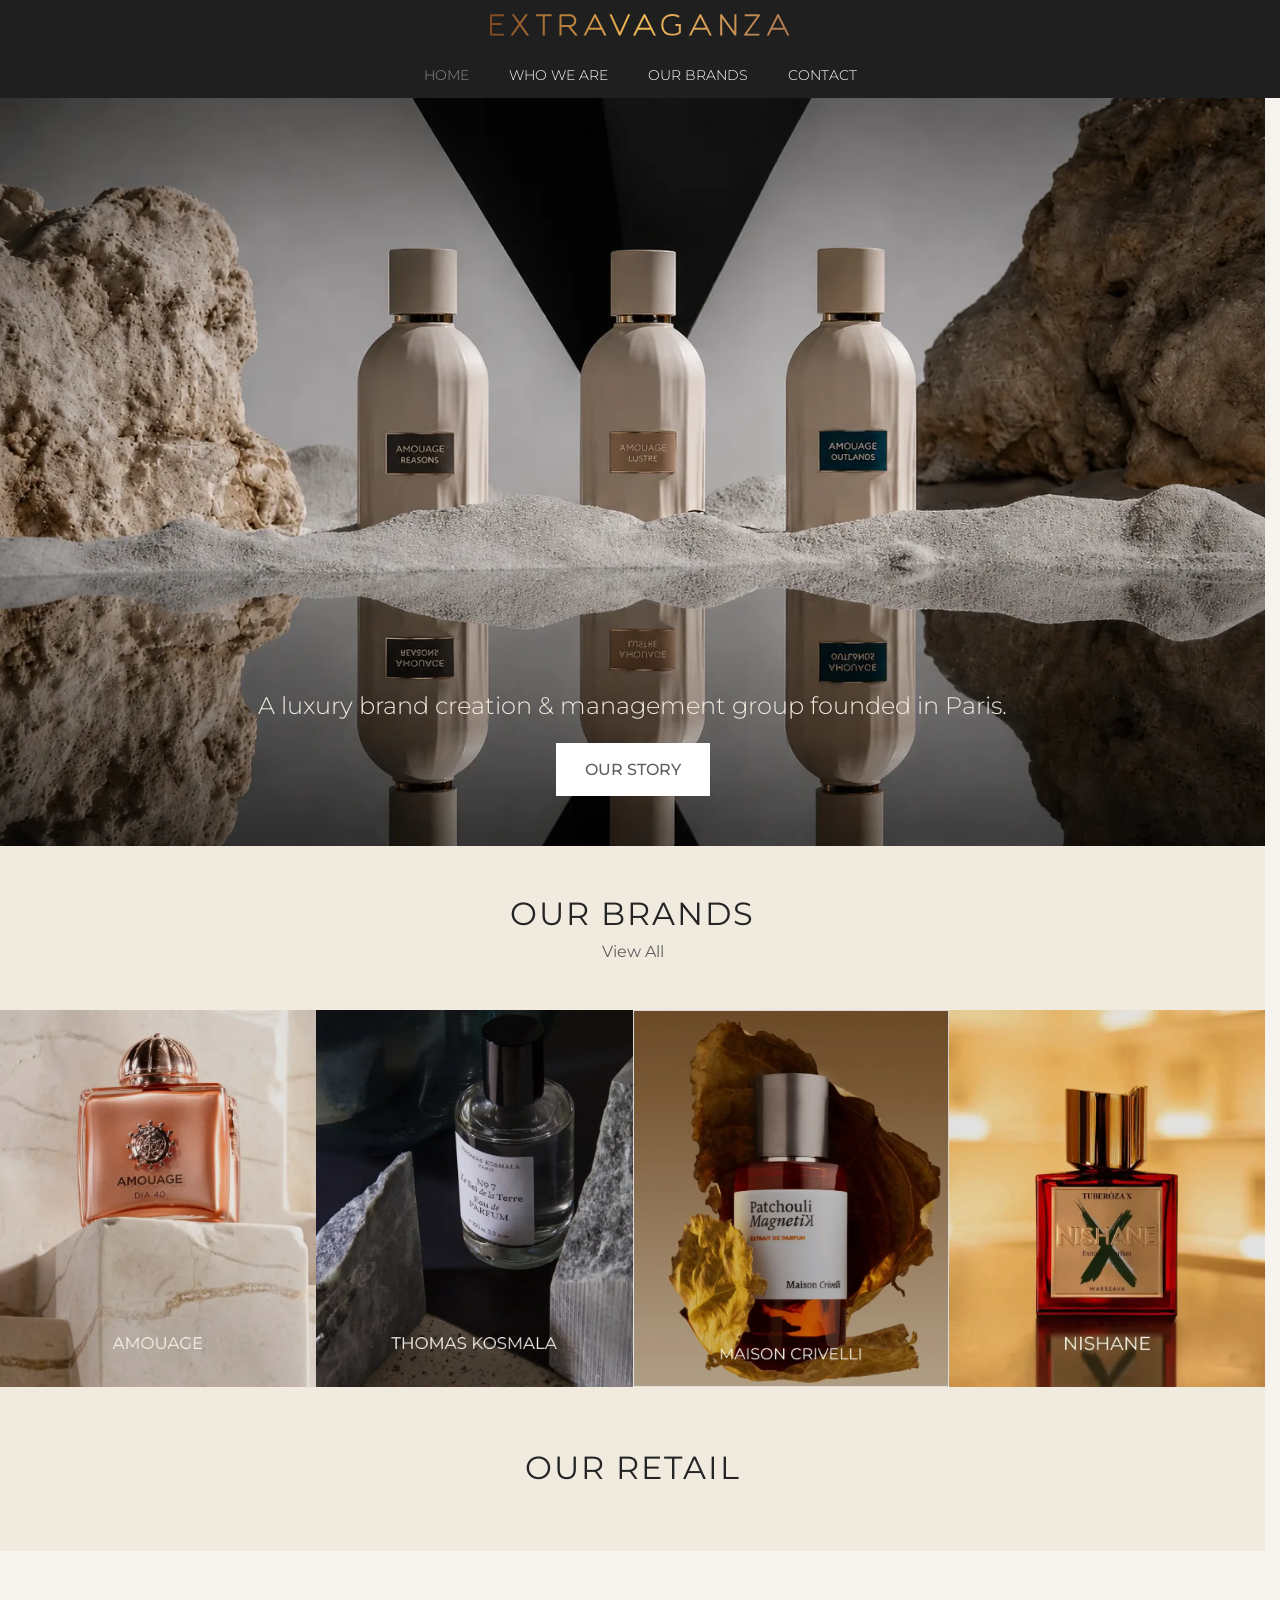
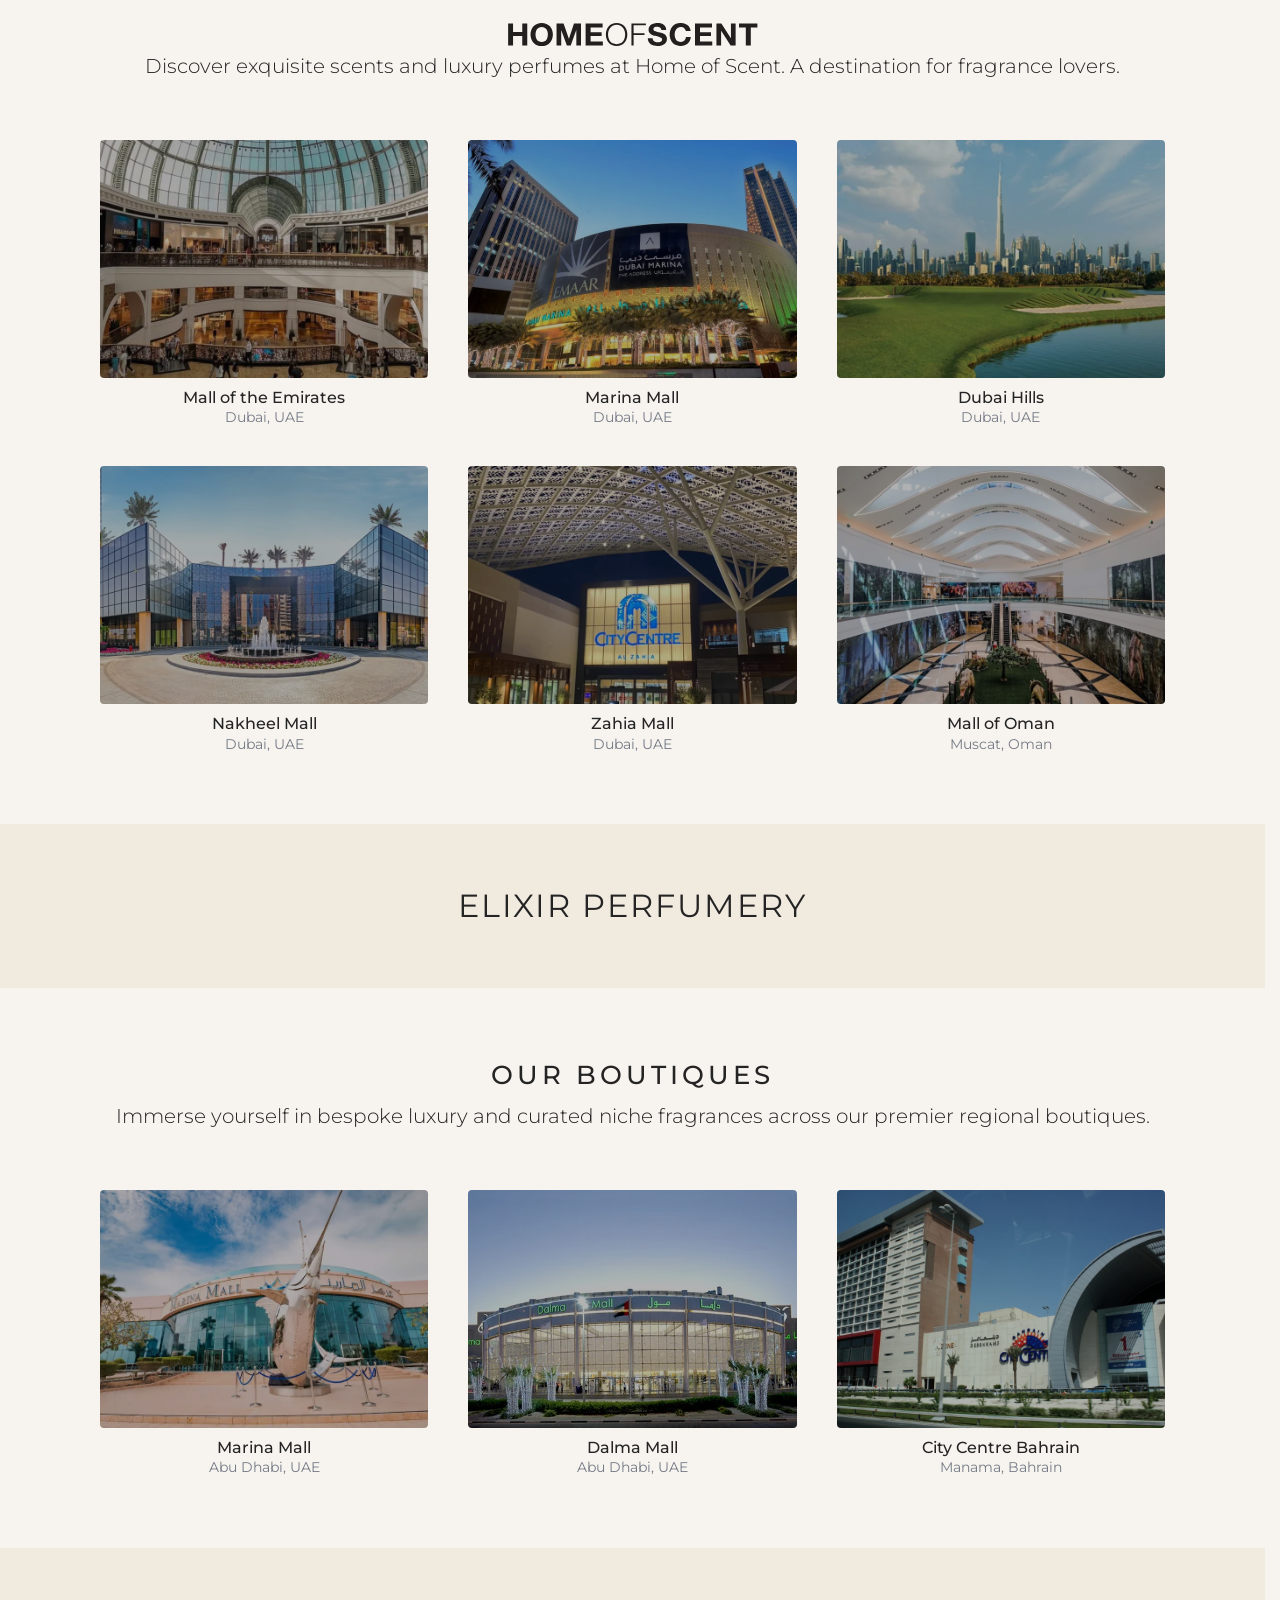
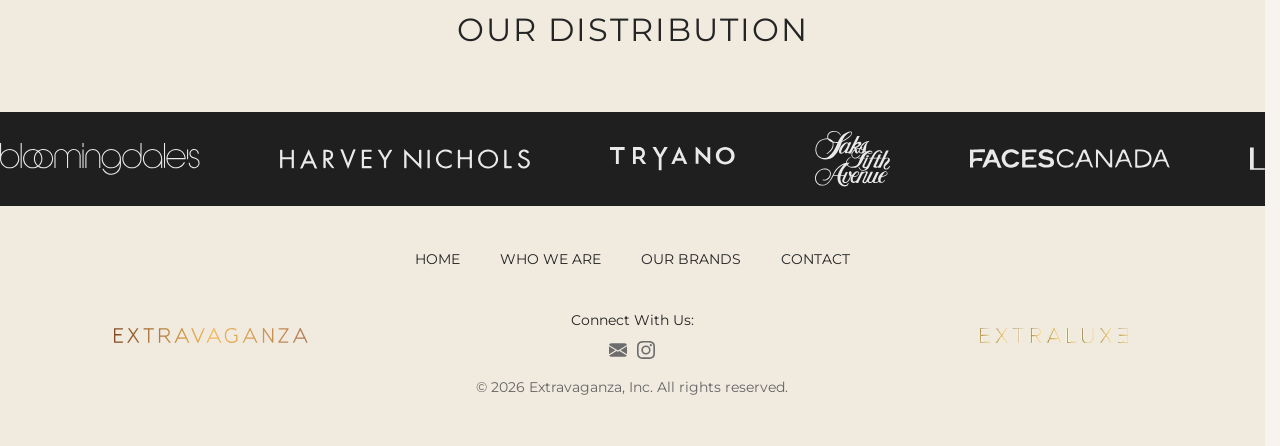
<file: index.html>
<!DOCTYPE html>
<html lang="en">

    <head>
        <meta charset="UTF-8"/>
        <meta name="viewport" content="width=device-width, initial-scale=1.0"/>
        <title>Extravaganza Beaute</title>
        <meta name="description" content="Extravaganza Beaute is a specialized luxury beauty and fragrance house founded in Paris, dedicated to niche distribution, retail, and brand creation across the Middle East and worldwide."/>
        <link rel="canonical" href="https://extravaganzabeaute.com/"/>

        <!-- Open Graph / Facebook -->
        <meta property="og:type" content="website"/>
        <meta property="og:url" content="https://extravaganzabeaute.com/"/>
        <meta property="og:site_name" content="Extravaganza Beaute"/>
        <meta property="og:title" content="Extravaganza Beaute"/>
        <meta property="og:description" content="Extravaganza Beaute is a specialized luxury beauty and fragrance house founded in Paris, dedicated to niche distribution, retail, and brand creation across the Middle East and worldwide."/>
        <meta property="og:image" content="https://extravaganzabeaute.com/images/hero/amouage%20landscape-v2.webp"/>

        <!-- Twitter Card -->
        <meta name="twitter:card" content="summary_large_image"/>
        <meta name="twitter:title" content="Extravaganza Beaute"/>
        <meta name="twitter:description" content="Extravaganza Beaute is a specialized luxury beauty and fragrance house founded in Paris, dedicated to niche distribution, retail, and brand creation across the Middle East and worldwide."/>
        <meta name="twitter:image" content="https://extravaganzabeaute.com/images/hero/amouage%20landscape-v2.webp"/>

        <!-- Structured Data (Schema.org) for Google Site Name & Identity -->
        <script type="application/ld+json">
        {
            "@context": "https://schema.org",
            "@graph": [
                {
                    "@type": "WebSite",
                    "@id": "https://extravaganzabeaute.com/#website",
                    "url": "https://extravaganzabeaute.com/",
                    "name": "Extravaganza Beaute",
                    "publisher": {
                        "@id": "https://extravaganzabeaute.com/#organization"
                    }
                },
                {
                    "@type": "Organization",
                    "@id": "https://extravaganzabeaute.com/#organization",
                    "name": "Extravaganza Beaute",
                    "url": "https://extravaganzabeaute.com/",
                    "logo": "https://extravaganzabeaute.com/images/brand%20logos/Logo%20Gold.svg",
                    "sameAs": [
                        "https://www.instagram.com/extravaganzabeaute",
                        "https://www.linkedin.com/company/extravaganza-beaute"
                    ]
                }
            ]
        }
        </script>

        <meta http-equiv="Cache-Control" content="no-cache, no-store, must-revalidate"/>
        <meta http-equiv="Pragma" content="no-cache"/>
        <meta http-equiv="Expires" content="0"/>

        <!-- Preload LCP hero image (desktop) -->
        <link rel="preload" as="image" href="images/hero/amouage landscape-v2.webp" media="(min-width: 769px)" fetchpriority="high"/>
        <!-- Preload LCP hero image (mobile) -->
        <link rel="preload" as="image" href="images/hero/amouagelandscape-mob-v2.webp" media="(max-width: 768px)" fetchpriority="high"/>

        <!-- Fonts -->
        <link rel="preconnect" href="https://fonts.googleapis.com"/>
        <link rel="preconnect" href="https://fonts.gstatic.com" crossorigin/>
        <!-- Montserrat -->
        <link href="https://fonts.googleapis.com/css2?family=Montserrat:ital,wght@0,300;0,400;0,600;1,400&display=swap" rel="stylesheet"/>

        <!-- Swiper.js CSS -->
        <link rel="stylesheet" href="https://cdn.jsdelivr.net/npm/swiper@11/swiper-bundle.min.css"/>

        <!-- Main stylesheet -->
        <link rel="stylesheet" href="style.css?v=1.1"/>
    </head>

    <body>
        <h1 class="visually-hidden">Extravaganza Beaute</h1>

        <!-- Header -->
        <section class="header">
            <nav>
                <div
                    class="nav-inner">
                    <a href="/" class="nav-logo-link" aria-label="Extravaganza Beaute">
                        <img src="images/brand logos/Logo Gold.svg" alt="Extravaganza Beaute" class="nav-logo" width="160" height="48" decoding="async"/>
                    </a>
                    <!-- Hamburger Menu -->
                    <div class="hamburger-menu">
                        <svg class="hamburger-icon" width="20" height="20" viewbox="0 0 20 20" xmlns="http://www.w3.org/2000/svg">
                            <rect class="line top" x="1" y="3" width="18" height="2" rx="1" fill="currentColor"/>
                            <rect class="line middle" x="1" y="9" width="18" height="2" rx="1" fill="currentColor"/>
                            <rect class="line bottom" x="1" y="15" width="18" height="2" rx="1" fill="currentColor"/>
                        </svg>
                    </div>
                    <!-- Navigation Links -->
                    <ul class="nav-links">
                        <li>
                            <a href="/">Home</a>
                        </li>
                        <li>
                            <a href="/about/">Who We Are</a>
                        </li>
                        <li>
                            <a href="/our-brands/">Our Brands</a>
                        </li>
                        <li>
                            <a href="/contact/">Contact</a>
                        </li>
                    </ul>
                </div>
            </nav>
        </section>

        <!-- Heros -->
        <section class="hero">
            <div class="carousel-container">
                <div class="carousel-slide">
                    <div class="carousel-slide">
                        <picture>
                            <source media="(max-width: 768px)" srcset="images/hero/amouagelandscape-mob-v2.webp">
                            <img src="images/hero/amouage landscape-v2.webp" id="last-clone" class="active" alt="Amouage hero" width="1920" height="1080" fetchpriority="high" decoding="async"/>
                        </picture>
                        <picture>
                            <source media="(max-width: 768px)" srcset="images/hero/crivellilandscape-mob-v2.webp">
                            <img src="images/hero/crivelli landscape.webp" alt="Crivelli hero" width="1920" height="1080" loading="lazy" decoding="async"/>
                        </picture>
                        <picture>
                            <source media="(max-width: 768px)" srcset="images/hero/kosmalalandscape-mob-v2.webp">
                            <img src="images/hero/kosmala landscape.webp" alt="Kosmala hero" width="1920" height="1080" loading="lazy" decoding="async"/>
                        </picture>
                        <picture>
                            <source media="(max-width: 768px)" srcset="images/hero/barroislandscape-mob-v2.webp">
                            <img src="images/hero/barrois landscape.webp" alt="Barrois hero" width="1920" height="1080" loading="lazy" decoding="async"/>
                        </picture>
                        <picture>
                            <source media="(max-width: 768px)" srcset="images/hero/nishanilandscape-mob-v2.webp">
                            <img src="images/hero/nishani landscape.webp" alt="Nishane hero" width="1920" height="1080" loading="lazy" decoding="async"/>
                        </picture>
                        <picture>
                            <source media="(max-width: 768px)" srcset="images/hero/signaturelandscape-mob.webp">
                            <img src="images/hero/signature landscape.webp" alt="Signature hero" width="1920" height="1080" loading="lazy" decoding="async"/>
                        </picture>
                        <picture>
                            <source media="(max-width: 768px)" srcset="images/hero/exnihilolandscape-mob-v2.webp">
                            <img src="images/hero/exnihilo landscape.webp" alt="Ex Nihilo hero" width="1920" height="1080" loading="lazy" decoding="async"/>
                        </picture>

                    </div>
                </div>
            </div>
            <div class="hero-content">
                <p class="hero-message">
                    A luxury brand creation & management group founded in Paris.
                </p>
                <a href="/about/" class="hero-button">Our Story</a>
            </div>
            <button id="prevBtn" class="carousel-btn">&#8592;</button>
            <button id="nextBtn" class="carousel-btn">&rarr;</button>
        </section>

        <!-- Brands -->
<section class="our-brands">
        <section class="banner">
            <h2 class="heading">Our Brands</h2>
            <a href="/our-brands/" class="view-all-link">View All</a>
        </section>

        <!-- Image Slider -->
        <div class="swiper-container swiper">
            <div class="swiper-wrapper">

                <div class="swiper-slide">
                    <picture>
                        <source media="(max-width: 767px)" srcset="images/brands gallery/amouage-mob.webp">
                        <img src="images/brands gallery/amouage.webp" alt="Amouage" width="1364" height="1624" loading="lazy" decoding="async"/>
                    </picture>
                    <div class="slide-info">
                        <h2>Amouage</h2>
                        <a href="https://amouage.com/en-ap?srsltid=AfmBOopoKOjDi6-JynVUlbTja6JxDfNaNsCbh5FQ75Rt1UfWA8jvwa9h" target="_blank" class="view-website-link">View Website</a>
                    </div>
                </div>

                <div class="swiper-slide">
                    <picture>
                        <source media="(max-width: 767px)" srcset="images/brands gallery/kosmala-mob.webp">
                        <img src="images/brands gallery/kosmala.webp" alt="Thomas Kosmala" width="1364" height="1624" loading="lazy" decoding="async"/>
                    </picture>
                    <div class="slide-info">
                        <h2>Thomas Kosmala</h2>
                        <a href="https://thomaskosmala.com/" target="_blank" class="view-website-link">View Website</a>
                    </div>
                </div>

                <div class="swiper-slide">
                    <picture>
                        <source media="(max-width: 767px)" srcset="images/brands gallery/maison vrivelli-mob.webp">
                        <img src="images/brands gallery/maison vrivelli.webp" alt="Maison Crivelli" width="1364" height="1624" loading="lazy" decoding="async"/>
                    </picture>
                    <div class="slide-info">
                        <h2>Maison Crivelli</h2>
                        <a href="https://maisoncrivelli.com/fr-fr" target="_blank" class="view-website-link">View Website</a>
                    </div>
                </div>

                <div class="swiper-slide">
                    <picture>
                        <source media="(max-width: 767px)" srcset="images/brands gallery/nishane-mob.webp">
                        <img src="images/brands gallery/nishane.webp" alt="Nishane" width="1364" height="1624" loading="lazy" decoding="async"/>
                    </picture>
                    <div class="slide-info">
                        <h2>Nishane</h2>
                        <a href="https://nishane.com/?srsltid=AfmBOopxWDJX7AmWShO2XYvaf6199PQTwkQX1uOPLERwXZ5j7OWmGnli" target="_blank" class="view-website-link">View Website</a>
                    </div>
                </div>

                <div class="swiper-slide">
                    <picture>
                        <source media="(max-width: 767px)" srcset="images/brands gallery/barrois-mob.webp">
                        <img src="images/brands gallery/barrois.webp" alt="Marc Antoine Barrois" width="1364" height="1624" loading="lazy" decoding="async"/>
                    </picture>
                    <div class="slide-info">
                        <h2>Marc Antoine Barrois</h2>
                        <a href="https://marcantoinebarrois.com/en?srsltid=AfmBOort8M6wWflTRE9d7B8ySK_dwxSptk4RYV9zS_R0HIUSJJYFAYLo" target="_blank" class="view-website-link">View Website</a>
                    </div>
                </div>

                <div class="swiper-slide">
                    <picture>
                        <source media="(max-width: 767px)" srcset="images/brands gallery/woods-mob.webp">
                        <img src="images/brands gallery/woods.webp" alt="The Woods Collection" width="1364" height="1624" loading="lazy" decoding="async"/>
                    </picture>
                    <div class="slide-info">
                        <h2>The Woods Collection</h2>
                        <a href="https://www.thewoodscollection.com/" target="_blank" class="view-website-link">View Website</a>
                    </div>
                </div>

                <div class="swiper-slide">
                    <picture>
                        <source media="(max-width: 767px)" srcset="images/brands gallery/molecules-mob.webp">
                        <img src="images/brands gallery/molecules.webp" alt="Eccentric Molecules" width="1364" height="1624" loading="lazy" decoding="async"/>
                    </picture>
                    <div class="slide-info">
                        <h2>Eccentric Molecules</h2>
                        <a href="https://www.escentric.com/" target="_blank" class="view-website-link">View Website</a>
                    </div>
                </div>

                <div class="swiper-slide">
                    <picture>
                        <source media="(max-width: 767px)" srcset="images/brands gallery/juliette-mob.webp">
                        <img src="images/brands gallery/juliette.webp" alt="Juliette Has A Gun" width="1364" height="1624" loading="lazy" decoding="async"/>
                    </picture>
                    <div class="slide-info">
                        <h2>Juliette Has A Gun</h2>
                        <a href="https://www.juliettehasagun.com/en?srsltid=AfmBOoqPBABrOtPblEL-lkcSnFUoZMAm103LgHmaLqWJ7TqhIkcvOkGR" target="_blank" class="view-website-link">View Website</a>
                    </div>
                </div>

                <div class="swiper-slide">
                    <picture>
                        <source media="(max-width: 767px)" srcset="images/brands gallery/memo-mob.webp">
                        <img src="images/brands gallery/memo.webp" alt="Memo" width="1364" height="1624" loading="lazy" decoding="async"/>
                    </picture>
                    <div class="slide-info">
                        <h2>Memo</h2>
                        <a href="https://www.memoparis.com/" target="_blank" class="view-website-link">View Website</a>
                    </div>
                </div>

                <div class="swiper-slide">
                    <picture>
                        <source media="(max-width: 767px)" srcset="images/brands gallery/ellie saab-mob.webp">
                        <img src="images/brands gallery/ellie saab.webp" alt="Ellie Saab" width="1364" height="1624" loading="lazy" decoding="async"/>
                    </picture>
                    <div class="slide-info">
                        <h2>Ellie Saab</h2>
                        <a href="https://eliesaab.com/" target="_blank" class="view-website-link">View Website</a>
                    </div>
                </div>

                <div class="swiper-slide">
                    <picture>
                        <source media="(max-width: 767px)" srcset="images/brands gallery/initio-mob.webp">
                        <img src="images/brands gallery/initio.webp" alt="Initio" width="1364" height="1624" loading="lazy" decoding="async"/>
                    </picture>
                    <div class="slide-info">
                        <h2>Initio</h2>
                        <a href="https://initioparfums.com/" target="_blank" class="view-website-link">View Website</a>
                    </div>
                </div>

                <div class="swiper-slide">
                    <picture>
                        <source media="(max-width: 767px)" srcset="images/brands gallery/rosendo-mob.webp">
                        <img src="images/brands gallery/rosendo.webp" alt="Rosendo Mateu" width="1364" height="1624" loading="lazy" decoding="async"/>
                    </picture>
                    <div class="slide-info">
                        <h2>Rosendo Mateu</h2>
                        <a href="https://rosendomateu.com/" target="_blank" class="view-website-link">View Website</a>
                    </div>
                </div>

                <div class="swiper-slide">
                    <picture>
                        <source media="(max-width: 767px)" srcset="images/brands gallery/mizensir-mob.webp">
                        <img src="images/brands gallery/mizensir.webp" alt="Mizensir" width="1364" height="1624" loading="lazy" decoding="async"/>
                    </picture>
                    <div class="slide-info">
                        <h2>Mizensir</h2>
                        <a href="https://mizensirparfums.com/?srsltid=AfmBOoq-6zsugCYcwSMd2XtGr_rT2XLzTiTS-5VXBYPl5znzLhsCNK3v" target="_blank" class="view-website-link">View Website</a>
                    </div>
                </div>

                <div class="swiper-slide">
                    <picture>
                        <source media="(max-width: 767px)" srcset="images/brands gallery/matiere-mob.webp">
                        <img src="images/brands gallery/matiere.webp" alt="Matiere" width="1364" height="1624" loading="lazy" decoding="async"/>
                    </picture>
                    <div class="slide-info">
                        <h2>Matiere</h2>
                        <a href="https://matiere-premiere.com/en/fragrance/" target="_blank" class="view-website-link">View Website</a>
                    </div>
                </div>

                <div class="swiper-slide">
                    <picture>
                        <source media="(max-width: 767px)" srcset="images/brands gallery/vilhelm-mob.webp">
                        <img src="images/brands gallery/vilhelm.webp" alt="Vilhelm" width="1364" height="1624" loading="lazy" decoding="async"/>
                    </picture>
                    <div class="slide-info">
                        <h2>Vilhelm</h2>
                        <a href="https://vilhelmparfumerie.com/" target="_blank" class="view-website-link">View Website</a>
                    </div>
                </div>

                <div class="swiper-slide">
                    <picture>
                        <source media="(max-width: 767px)" srcset="images/brands gallery/exnihilo-mob.webp">
                        <img src="images/brands gallery/exnihilo.webp" alt="EXNIHILO" width="1364" height="1624" loading="lazy" decoding="async"/>
                    </picture>
                    <div class="slide-info">
                        <h2>EX NIHILO</h2>
                        <a href="https://www.ex-nihilo-paris.com/" target="_blank" class="view-website-link">View Website</a>
                    </div>
                </div>

                <div class="swiper-slide">
                    <picture>
                        <source media="(max-width: 767px)" srcset="images/brands gallery/signature-mob.webp">
                        <img src="images/brands gallery/signature.webp" alt="Signature" width="1364" height="1624" loading="lazy" decoding="async"/>
                    </picture>
                    <div class="slide-info">
                        <h2>Signature</h2>
                        <a href="https://sillagedorient.com/" target="_blank" class="view-website-link">View Website</a>
                    </div>
                </div>

                <div class="swiper-slide">
                    <picture>
                        <source media="(max-width: 767px)" srcset="images/brands gallery/essential-mob.webp">
                        <img src="images/brands gallery/essential.webp" alt="Essential" width="1364" height="1624" loading="lazy" decoding="async"/>
                    </picture>
                    <div class="slide-info">
                        <h2>Essential Parfums</h2>
                        <a href="https://www.essentialparfums.com/en/" target="_blank" class="view-website-link">View Website</a>
                    </div>
                </div>

                <div class="swiper-slide">
                    <picture>
                        <source media="(max-width: 767px)" srcset="images/brands gallery/veronique-mob.webp">
                        <img src="images/brands gallery/veronique.webp" alt="Veronique" width="1364" height="1624" loading="lazy" decoding="async"/>
                    </picture>
                    <div class="slide-info">
                        <h2>Veronique</h2>
                        <a href="https://veroniquegabai.com/?srsltid=AfmBOoonC1RAWU9K6wgZO_olOHX8Dt296UxRFIng2bW7-04rbw5Ue_uT" target="_blank" class="view-website-link">View Website</a>
                    </div>
                </div>

                <div class="swiper-slide">
                    <picture>
                        <source media="(max-width: 767px)" srcset="images/brands gallery/nicolai-mob.webp">
                        <img src="images/brands gallery/nicolai.webp" alt="Nicolai" width="1364" height="1624" loading="lazy" decoding="async"/>
                    </picture>
                    <div class="slide-info">
                        <h2>Nicolai Parfumeur</h2>
                        <a href="https://pnicolai.com/en/" target="_blank" class="view-website-link">View Website</a>
                    </div>
                </div>

                <div class="swiper-slide">
                    <picture>
                        <source media="(max-width: 767px)" srcset="images/brands gallery/sospiro-mob.webp">
                        <img src="images/brands gallery/sospiro.webp" alt="Sospiro" width="1364" height="1624" loading="lazy" decoding="async"/>
                    </picture>
                    <div class="slide-info">
                        <h2>Sospiro</h2>
                        <a href="https://sospirointernational.com/?srsltid=AfmBOoq_rHWUsZp_2BROJs7OEq9nX7Jr9c4OlX5sU1ve1Pgn9570V7mF" target="_blank" class="view-website-link">View Website</a>
                    </div>
                </div>

                <div class="swiper-slide">
                    <picture>
                        <source media="(max-width: 767px)" srcset="images/brands gallery/sculpture-mob.webp">
                        <img src="images/brands gallery/sculpture.webp" alt="Sculpture" width="1364" height="1624" loading="lazy" decoding="async"/>
                    </picture>
                    <div class="slide-info">
                        <h2>Sculpture</h2>
                        <a href="https://www.nikos-sculpture.com/fragrances" target="_blank" class="view-website-link">View Website</a>
                    </div>
                </div>

                <!-- End of Swiper Slide -->
            </div>
            <!-- End of Swiper Wrapper -->

            <!-- If we need pagination -->
            <div class="swiper-pagination"></div>
            <div class="swiper-scrollbar"></div>

            <!-- If we need navigation buttons -->
            <div class="swiper-button-prev custom-prev"></div>
            <div class="swiper-button-next custom-prev"></div>
        </div>
        <!-- End of Swiper Container -->
    </section>

        <!-- Retail -->
        <section class="banner">
            <h2 class="heading">Our Retail</h2>
        </section>
       <section class="retail-section">
            <div class="retail-container">
                <!-- Heading Container -->
                <div class="heading-container">
                    <h3 class="retail-heading">
                        <img src="images/retail/Logo.svg" alt="Home of Scent Logo" class="retail-logo" width="315" height="30" loading="lazy" decoding="async"/>
                    </h3>
                    <p class="retail-description">
                        Discover exquisite scents and luxury perfumes at Home of Scent. A
                                                                    destination for fragrance lovers.
                    </p>
                </div>

                <!-- Grid Container -->
                <div class="grid-container">
                    <div class="small-card">
                        <div class="image-container">
                            <picture>
                                <source media="(max-width: 767px)" srcset="images/retail/Mall Of Emirates-mob.webp">
                                <img src="images/retail/Mall Of Emirates.webp" alt="Mall of Emirates" width="1036" height="752" class="small-card-image" loading="lazy" decoding="async"/>
                            </picture>
                        </div>
                        <div class="mall-description">
                            <p class="mall-name">Mall of the Emirates</p>
                            <p class="mall-country">Dubai, UAE</p>
                        </div>
                    </div>

                    <div class="small-card">
                        <div class="image-container">
                            <picture>
                                <source media="(max-width: 767px)" srcset="images/retail/Marina Mall-mob.webp">
                                <img src="images/retail/Marina Mall.webp" alt="Marina Mall" width="1036" height="752" class="small-card-image" loading="lazy" decoding="async"/>
                            </picture>
                            <div class="overlay"></div>
                        </div>
                        <div class="mall-description">
                            <p class="mall-name">Marina Mall</p>
                            <p class="mall-country">Dubai, UAE</p>
                        </div>
                    </div>

                    <div class="small-card">
                        <div class="image-container">
                            <picture>
                                <source media="(max-width: 767px)" srcset="images/retail/Dubai Hills-mob.webp">
                                <img src="images/retail/Dubai Hills.webp" alt="Dubai Hills" width="1036" height="752" class="small-card-image" loading="lazy" decoding="async"/>
                            </picture>
                            <div class="overlay"></div>
                        </div>
                        <div class="mall-description">
                            <p class="mall-name">Dubai Hills</p>
                            <p class="mall-country">Dubai, UAE</p>
                        </div>
                    </div>

                    <div class="small-card">
                        <div class="image-container">
                            <picture>
                                <source media="(max-width: 767px)" srcset="images/retail/Nakheel-mob.webp">
                                <img src="images/retail/Nakheel.webp" alt="Nakheel Mall" width="1036" height="752" class="small-card-image" loading="lazy" decoding="async"/>
                            </picture>
                            <div class="overlay"></div>
                        </div>
                        <div class="mall-description">
                            <p class="mall-name">Nakheel Mall</p>
                            <p class="mall-country">Dubai, UAE</p>
                        </div>
                    </div>

                    <div class="small-card">
                        <div class="image-container">
                            <picture>
                                <source media="(max-width: 767px)" srcset="images/retail/Zahia Mall-mob.webp">
                                <img src="images/retail/Zahia Mall.webp" alt="Zahia Mall" width="1036" height="752" class="small-card-image" loading="lazy" decoding="async"/>
                            </picture>
                            <div class="overlay"></div>
                        </div>
                        <div class="mall-description">
                            <p class="mall-name">Zahia Mall</p>
                            <p class="mall-country">Dubai, UAE</p>
                        </div>
                    </div>

                    <div class="small-card">
                        <div class="image-container">
                            <picture>
                                <source media="(max-width: 767px)" srcset="images/retail/Mall of Oman-mob.webp">
                                <img src="images/retail/Mall of Oman.webp" alt="Mall of Oman" width="1036" height="752" class="small-card-image" loading="lazy" decoding="async"/>
                            </picture>
                            <div class="overlay"></div>
                        </div>
                        <div class="mall-description">
                            <p class="mall-name">Mall of Oman</p>
                            <p class="mall-country">Muscat, Oman</p>
                        </div>
                    </div>
                </div>
            </div>
        </section>

        <!-- Artistic Perfumery Banner -->
        <section class="banner">
            <h2 class="heading">ELIXIR Perfumery</h2>
        </section>

        <!-- Elixir Artistic Perfumery Retail Section -->
        <section class="retail-section elixir-retail-section">
            <div class="retail-container">
                <!-- Heading Container -->
                <div class="heading-container">
                    <h3 class="elixir-main-heading">OUR BOUTIQUES</h3>
                    <p class="retail-description">
                        Immerse yourself in bespoke luxury and curated niche fragrances across our premier regional boutiques.
                    </p>
                </div>

                <!-- Boutique Grid Container -->
                <div class="grid-container elixir-grid-container">
                    <!-- Boutique 1: Marina Mall -->
                    <div class="small-card">
                        <div class="image-container">
                            <img src="images/retail/Marina Mall Abu Dhabi.webp" alt="Marina Mall Abu Dhabi" width="1036" height="752" class="small-card-image" loading="lazy" decoding="async"/>
                        </div>
                        <div class="mall-description">
                            <p class="mall-name">Marina Mall</p>
                            <p class="mall-country">Abu Dhabi, UAE</p>
                        </div>
                    </div>

                    <!-- Boutique 2: Dalma Mall -->
                    <div class="small-card">
                        <div class="image-container">
                            <img src="images/retail/Dalma Mall.webp" alt="Dalma Mall Abu Dhabi" width="1036" height="752" class="small-card-image" loading="lazy" decoding="async"/>
                        </div>
                        <div class="mall-description">
                            <p class="mall-name">Dalma Mall</p>
                            <p class="mall-country">Abu Dhabi, UAE</p>
                        </div>
                    </div>

                    <!-- Boutique 3: City Centre Bahrain -->
                    <div class="small-card">
                        <div class="image-container">
                            <img src="images/retail/City Centre Bahrain.webp" alt="City Centre Bahrain" width="1036" height="752" class="small-card-image" loading="lazy" decoding="async"/>
                        </div>
                        <div class="mall-description">
                            <p class="mall-name">City Centre Bahrain</p>
                            <p class="mall-country">Manama, Bahrain</p>
                        </div>
                    </div>
                </div>
            </div>
        </section>

        <!-- Distribution -->
        <section class="banner">
            <h2 class="heading">Our Distribution</h2>
        </section>

        <!-- Scroll Bar -->
        <section class="scrolling-logo-bar">
            <div class="logo-track">
                <img src="images/Scroll bar/Bloomingdales.svg" alt="Bloomingdale's Logo" class="logo logo-small" loading="lazy" decoding="async"/>
                <img src="images/Scroll bar/Harvey Nics.svg" alt="Harvey Nichols Logo" class="logo" loading="lazy" decoding="async"/>
                <img src="images/Scroll bar/Tryano.svg" alt="Tryano Logo" class="logo logo-xsmall" loading="lazy" decoding="async"/>
                <img src="images/Scroll bar/Saks 5th Avenue.svg" alt="Saks Fifth Avenue Logo" class="logo tiny" loading="lazy" decoding="async"/>
                <img src="images/Scroll bar/Faces of Canada.svg" alt="Faces Canada Logo" class="logo logo-small" loading="lazy" decoding="async"/>
                <img src="images/Scroll bar/Laure.svg" alt="Laure Logo" class="logo logo-xsmall" loading="lazy" decoding="async"/>
                <img src="images/Scroll bar/Sephora.svg" alt="Sephora Logo" class="logo logo-small" loading="lazy" decoding="async"/>
                <img src="images/Scroll bar/Home of Scent.svg" alt="Home of Scent Logo" class="logo logo-small" loading="lazy" decoding="async"/>
                <img src="images/Scroll bar/Galleries Lafayette.svg" alt="Galleries Lafayette Logo" class="logo logo-xxsmall" loading="lazy" decoding="async"/>
                <img src="images/Scroll bar/Nordstrom.svg" alt="Nordstrom Logo" class="logo logo-small" loading="lazy" decoding="async"/>
                <img src="images/Scroll bar/Areej.svg" alt="Areej Logo" class="logo logo-xsmall" loading="lazy" decoding="async"/>
                <img src="images/Scroll bar/Dillards.svg" alt="Dillards Logo" class="logo logo-xxsmall" loading="lazy" decoding="async"/>
                <img src="images/Scroll bar/Vavavoom.svg" alt="Vavavoom Logo" class="logo logo-small" loading="lazy" decoding="async"/>
                <img src="images/Scroll bar/Paris Gallery.svg" alt="Paris Gallery Logo" class="logo" loading="lazy" decoding="async"/>
                <img src="images/Scroll bar/Harrods.svg" alt="Harrods Logo" class="logo logo-xxsmall" loading="lazy" decoding="async"/>
                <img src="images/Scroll bar/O100.svg" alt="O100 Logo" class="logo tiny" loading="lazy" decoding="async"/>
                <img src="images/Scroll bar/TSUM.svg" alt="Tsum Logo" class="logo logo-xxsmall" loading="lazy" decoding="async"/>
                <img src="images/Scroll bar/Ounass.svg" alt="Ounass Logo" class="logo logo-xsmall" loading="lazy" decoding="async"/>
                <img
                src="images/Scroll bar/Atelier Perfumery.svg" alt="Atelier Logo" class="logo logo-small" loading="lazy" decoding="async"/>

                <!-- Duplicate logos for seamless scrolling -->

                <img src="images/Scroll bar/Bloomingdales.svg" alt="Bloomingdale's Logo" class="logo logo-small" loading="lazy" decoding="async" aria-hidden="true"/>
                <img src="images/Scroll bar/Harvey Nics.svg" alt="" class="logo" loading="lazy" decoding="async" aria-hidden="true"/>
                <img src="images/Scroll bar/Tryano.svg" alt="" class="logo logo-xsmall" loading="lazy" decoding="async" aria-hidden="true"/>
                <img src="images/Scroll bar/Saks 5th Avenue.svg" alt="" class="logo tiny" loading="lazy" decoding="async" aria-hidden="true"/>
                <img src="images/Scroll bar/Faces of Canada.svg" alt="" class="logo logo-small" loading="lazy" decoding="async" aria-hidden="true"/>
                <img src="images/Scroll bar/Laure.svg" alt="" class="logo logo-xsmall" loading="lazy" decoding="async" aria-hidden="true"/>
                <img src="images/Scroll bar/Sephora.svg" alt="" class="logo logo-small" loading="lazy" decoding="async" aria-hidden="true"/>
                <img src="images/Scroll bar/Home of Scent.svg" alt="" class="logo logo-small" loading="lazy" decoding="async" aria-hidden="true"/>
                <img src="images/Scroll bar/Galleries Lafayette.svg" alt="" class="logo logo-xxsmall" loading="lazy" decoding="async" aria-hidden="true"/>
                <img src="images/Scroll bar/Nordstrom.svg" alt="" class="logo logo-small" loading="lazy" decoding="async" aria-hidden="true"/>
                <img src="images/Scroll bar/Areej.svg" alt="" class="logo logo-xsmall" loading="lazy" decoding="async" aria-hidden="true"/>
                <img src="images/Scroll bar/Dillards.svg" alt="" class="logo logo-xxsmall" loading="lazy" decoding="async" aria-hidden="true"/>
                <img src="images/Scroll bar/Vavavoom.svg" alt="" class="logo logo-small" loading="lazy" decoding="async" aria-hidden="true"/>
                <img src="images/Scroll bar/Paris Gallery.svg" alt="" class="logo" loading="lazy" decoding="async" aria-hidden="true"/>
                <img src="images/Scroll bar/Harrods.svg" alt="" class="logo logo-xxsmall" loading="lazy" decoding="async" aria-hidden="true"/>
                <img src="images/Scroll bar/O100.svg" alt="" class="logo tiny" loading="lazy" decoding="async" aria-hidden="true"/>
                <img src="images/Scroll bar/TSUM.svg" alt="" class="logo logo-xxsmall" loading="lazy" decoding="async" aria-hidden="true"/>
                <img src="images/Scroll bar/Ounass.svg" alt="" class="logo logo-xsmall" loading="lazy" decoding="async" aria-hidden="true"/>
                <img src="images/Scroll bar/Atelier Perfumery.svg" alt="" class="logo logo-small" loading="lazy" decoding="async" aria-hidden="true"/>

            </div>
        </section>
        <!-- Footer -->
        <footer
            class="footer-free">
            <!-- Left Logo -->
            <div class="footer-logo left-logo">
                <img src="images/LogoGold.svg" alt="Extravaganza Beaute" loading="lazy" decoding="async"/>
            </div>

            <!-- Center Content -->
            <div
                class="footer-content">
                <!-- Navigation Links -->
                <div class="footer-nav">
                    <a href="/">Home</a>
                    <a href="/about/">Who We Are</a>
                    <a href="/our-brands/">Our Brands</a>
                    <a href="/contact/">Contact</a>
                </div>

                <!-- Connect With Us -->
                <div class="footer-connect">
                    <span>Connect With Us:</span>
                    <div class="social-icons">
                        <a href="mailto:info@extbeaute.com">
                            <img src="images/icons/mail.svg" alt="Email"/>
                        </a>
                        <a href="https://www.instagram.com/extravaganzabeaute/">
                            <img src="images/icons/instagram.svg" alt="Instagram"/>
                        </a>
                    </div>
                </div>

                <!-- Copyright -->
                <div class="footer-copyright">
                    <p>&copy;
                        <span class="copyright-year">2026</span>
                        Extravaganza, Inc. All rights reserved.
                    </p>
                </div>
            </div>

            <!-- Right Logo -->
            <div class="footer-logo right-logo">
                <img src="images/Extraluxe-logo.png" alt="Extraluxe" loading="lazy" decoding="async"/>
            </div>
        </footer>

        <!-- Scroll to Top Button -->
        <button id="scrollToTopBtn" class="scroll-to-top-btn" aria-label="Scroll to top">
            <svg viewbox="0 0 24 24" width="20" height="20" fill="none" stroke="#5e5e5e" stroke-width="2.5" stroke-linecap="round" stroke-linejoin="round">
                <polyline points="18 15 12 9 6 15"></polyline>
            </svg>
        </button>

        <!-- Swiper JS: deferred so it never blocks rendering -->
        <script defer src="https://cdn.jsdelivr.net/npm/swiper@11/swiper-bundle.min.js"></script>
        <!-- JavaScript -->
        <script defer src="script.js?v=1.1"></script>
    </body>

</html>
</file>
<file: style.css>
/* Reset Styles */
* {
  margin: 0;
  padding: 0;
  box-sizing: border-box;
}

html,
body {
  height: 100%;
}

/* Visually hidden utility for accessible semantic headings */
.visually-hidden {
  position: absolute !important;
  width: 1px !important;
  height: 1px !important;
  padding: 0 !important;
  margin: -1px !important;
  overflow: hidden !important;
  clip: rect(0, 0, 0, 0) !important;
  white-space: nowrap !important;
  border: 0 !important;
}

/* Reserve a permanent gutter for the vertical scrollbar so the
   position:fixed navbar stops cleanly before it instead of spilling
   over/under the scrollbar at the top-right corner. */
html {
  scrollbar-gutter: stable;
}

body {
  font-family: var(
    --body-font,
    "Montserrat",
    Arial,
    sans-serif
  ); /* Default body font */
  background-color: var(--primary-bg-color); /* Background color */
  color: var(--text-color); /* Default text color */
  line-height: 1.2; /* Consistent line height */
}

/* CSS Variables */
:root {
  /* Colors */
  --primary-bg-color: #f7f4ef; /* Light background color */
  --secondary-bg-color: #f0eadf; /* Banner background color */
  --primary-text-color: #242424; /* Main heading/title color (matches live) */
  --text-color: #5e5e5e; /* Default body text color (matches live) */
  --navbar-bg-color: #1f1f1f; /* Navbar background color */
  --alt-text-color-1: #757b86; /* Alternate text color 1 */
  --alt-text-color-2: #0a0d12; /* Alternate text color 2 */
  --alt-text-color-3: #d8dde5; /* Alternate text color 3 */
  --alt-text-color-4: #bcbdb6; /* Alternate text color 4 */

  /* Fonts — live site uses Montserrat for both headings and body */
  --heading-font: "Montserrat", Arial, Helvetica, sans-serif;
  --body-font: "Montserrat", Arial, Helvetica, sans-serif;
}

/* General Element Styles */
a {
  text-decoration: none; /* Remove default underlines from links */
  color: inherit; /* Inherit text color */
}

ul,
ol {
  list-style: none; /* Remove default list styling */
}

/* Navbar Styles */
.header {
  position: relative;
  width: 100%;
  max-width: 100%;
  display: flex;
  flex-direction: column;
  justify-content: center;
  align-items: center;
  /* border: 8px solid blue; */
  z-index: 100;
  background-color: var(--navbar-bg-color);
}

nav {
  position: fixed; /* Overlay positioning */
  top: 0;
  left: 0;
  right: 0; /* Anchor both edges; scrollbar-gutter keeps it off the scrollbar */
  width: auto; /* Let left/right define the width so it never overflows */
  max-width: 100%;
  z-index: 1000; /* Place above the hero section */
  display: flex;
  flex-direction: column;
  align-items: center;
  justify-content: center; /* Center the logo */
  padding: 14px 20px;
  gap: 24px;
  background-color: var(--navbar-bg-color); /* Semi-transparent background */
}

/* Scrolled state for screens >= 1025px */
@media (min-width: 1025px) {
  nav.scrolled {
    gap: 0;
    padding: 15px 20px;
  }
  nav.scrolled .nav-logo-link {
    display: none;
  }
}



/* Nav inner wrapper — display:contents makes it layout-transparent */
.nav-inner {
  display: contents;
}

/* Navbar Logo */
.nav-logo {
  width: 100%; /* Responsive width */
  height: auto; /* Maintain aspect ratio */
  max-width: 300px; /* Maximum logo width */
  align-self: center;
}

/* Navigation Links */
.mobile-close-item {
  display: none !important;
}
.nav-links {
  display: flex; /* Hidden by default */
  flex-direction: row; /* Stack links vertically */
  justify-content: center;
  align-items: center;
  gap: 40px;
  width: 100%; /* Full-width dropdown */
  z-index: 1000; /* Above other elements */
}

.nav-links a {
  font-family: var(--heading-font);
  font-weight: 300;
  text-transform: uppercase; /* Uppercase text */
  color: #ffffff; /* Link text color */
  text-decoration: none; /* Remove underline */
  font-size: 14px; /* Font size */
  transition: color 0.3s ease;
}

.nav-links.active {
  display: flex; /* Show links when active */
}

.nav-links a:hover {
  font-weight: 500;
}

/* Active link styling */
.nav-links a.active {
  opacity: 0.5 !important;
}

/* Hamburger Menu for Mobile */
.hamburger-menu {
  display: none; /* Hidden by default */
  width: 20px; /* Icon width */
  height: 20px; /* Icon height */
  position: relative;
  cursor: pointer; /* Pointer cursor */
  z-index: 101; /* Above other elements */
  color: #ffffff; /* Default SVG fill color */
}

/* Hamburger SVG Line Styles */
.hamburger-menu svg {
  display: block;
  width: 100%;
  height: 100%;
}

.hamburger-menu .line {
  transition: transform 0.3s ease, opacity 0.3s ease;
  transform-origin: 10px 10px; /* Constant origin for perfect, glitch-free transitions */
}

/* Inactive State (All lines equal width and straight) */
.hamburger-menu .line.top {
  transform: none;
}

.hamburger-menu .line.middle {
  transform: none;
}

.hamburger-menu .line.bottom {
  transform: none;
}

/* Cross Icon State for Hamburger Menu */
.hamburger-menu.active {
  position: absolute; /* Maintain position */
  top: 32px;
  right: 20px; /* Align with original position */
}

.hamburger-menu.active .line.top {
  transform: translateY(6px) rotate(45deg);
}

.hamburger-menu.active .line.middle {
  opacity: 0;
}

.hamburger-menu.active .line.bottom {
  transform: translateY(-6px) rotate(-45deg);
}

/* Hero Section Styles */
/* Ensure the hero section starts at the top of the viewport */

/* Hero Container (Combined Nav and Hero) */
.hero-container {
  height: 750px; /* Full viewport height */
  width: 100%; /* Full viewport width */
  display: flex;
  flex-direction: column; /* Stack nav and hero vertically */
  justify-content: center; /* Center content vertically */
  align-items: center; /* Center content horizontally */
}

.hero {
  margin-top:96px;
  height: 750px; /* Full viewport height */
  position: relative;
  top: 0;
  overflow: hidden; /* Prevent content overflow */
  display: flex;
  flex-direction: column;
  justify-content: center; /* Center hero content vertically */
  align-items: center;
}

/* Hero Content */
.hero-content {
  position: absolute; /* Allows precise positioning */
  bottom: 50px; /* Distance from the bottom of the hero */
  left: 50%; /* Center horizontally */
  transform: translateX(-50%); /* Center alignment for horizontal positioning */
  width: 100%; /* Ensure it doesn’t stretch unnecessarily */
  max-width: 900px; /* Optional: Limit the maximum width */
  display: flex;
  flex-direction: column; /* Stack elements vertically */
  align-items: center; /* Center align the content horizontally */
  gap: 16px; /* Space between the message and button */
}

/* Hero Message */
.hero-message {
  font-family: var(--heading-font);
  font-size: 24px;
  font-style: normal;
  font-weight: 300;
  line-height: 42px; /* 126.667% of font size */
  color: var(--secondary-bg-color);
  text-align: center; /* Align text to the left */
}

/* Hero Button */
.hero-button {
  display: flex;
  justify-content: center;
  align-items: center;
  padding: 16px 28px; /* Padding inside button */
  background: white; /* Default background color */
  color: var(--text-color); /* Default text color */
  text-decoration: none; /* Remove underline */
  font-family: var(--heading-font); /* Use heading font */
  font-size: 16px;
  font-weight: 500;
  text-transform: uppercase;
  border: 1px solid transparent; /* Initially no border */
  gap: 8px;
  transition: all 0.3s ease; /* Smooth hover effect */
}

/* Button Hover Effect */
.hero-button:hover {
  background: var(--navbar-bg-color); /* Change background color */
  color: var(--secondary-bg-color); /* Change text color */
  border-color: #eee5da; /* Add a stroke */
  cursor: pointer;
}

/* Hero Carousel */
.carousel-container {
  width: 100%;
  margin: auto;
  overflow: hidden;
  display: flex;
  justify-content: center; /* Centers child elements */
}

.carousel-slide img {
  position: absolute;
  top: 0;
  left: 0;
  width: 100%;
  height: 100%;
  object-fit: cover;
  opacity: 0; /* Hide all images initially */
  transition: opacity 3s ease-in-out; /* Smooth dissolve effect */
}

.carousel-slide img.active {
  opacity: 1; /* Show the active image */
}

/* General Button Styling */
.carousel-btn {
  position: absolute;
  top: 91%; /* Center the button vertically */
  transform: translateY(-50%);
  background: none; /* No background */
  border: none; /* No border */
  cursor: pointer; /* Pointer on hover */
  z-index: 10; /* Place above carousel images */
  font-size: 1.5rem; /* Adjust size of the icon */
  font-weight: 100;
  color: var(--alt-text-color-3); /* Icon color */
  transition: color 0.3s ease; /* Smooth hover effect */
  width: 20px; /* Increase clickable area */
  height: 20px;
  display: flex;
  justify-content: center;
  align-items: center;
}

/* Left Chevron Button */
#prevBtn {
  left: 50px; /* Position on the left */
}

/* Right Chevron Button */
#nextBtn {
  right: 50px; /* Position on the right */
}



/* Hover Effect */
.carousel-btn:hover {
  font-size: 2.5rem; /* Default size of the chevrons */
  color: white; /* Default chevron color */
  transition: transform 0.3s ease, color 0.3s ease; /* Smooth scaling and color transition */
}

/* Heading Banner Styles - Brands, Retail, Distribution Headings*/
.banner {
  max-width: 100%;
  width: 100%; /* Makes it responsive to smaller screens */
  height: 164px;
  background: var(--secondary-bg-color);
  display: flex;
  flex-direction: column;
  justify-content: center; /* Align heading and link on opposite sides */
  align-items: center;
  text-align: center;
  gap: 8px; /* Gap between elements */
  margin: 0 auto; /* Centers the banner on the page */
  padding: 0 20px;
  box-sizing: border-box;
  flex-shrink: 0; /* Prevent shrinking */
}

.heading {
  font-family: var(--heading-font); /* Assuming heading font is set */
  font-size: 32px; /* Adjust size as needed */
  font-weight: 400;
  text-transform: uppercase;
  letter-spacing: 2px;
  color: var(--primary-text-color); /* Heading text color */
  margin: 0 auto;
  text-align: center;
  width: 100%;
  display: block;
}

.banner a {
  font-size: 20x;
  font-family: var(--heading-font);
  font-weight: 400;
}

/* Our Brands Styles */
/* Image Slider */

.swiper-container {
  position: relative;
  width: 100%;
  height: 410px;
  display: flex;
  justify-content: center;
}

.our-brands .swiper-container {
  height: auto;
}

.swiper-container .swiper-pagination-bullet {
  background: var(--alt-text-color-4);
  opacity: 0.6;
}

.swiper-container .swiper-pagination-bullet-active {
  background: var(--primary-text-color);
  opacity: 1;
}

.swiper-container .swiper-pagination {
  bottom: 8px;
}

.swiper-slide {
  display: flex;
  flex-direction: column;
  text-align: center;
  font-size: 18px;
  display: flex;
  justify-content: center;
  align-items: center;
  overflow: hidden;
  cursor: pointer;
}

.swiper-slide img {
  width: 100%;
  height: 100%;
  object-fit: cover;
}

.our-brands .swiper-slide img {
  width: 100%;
  height: auto;
  aspect-ratio: 251.97 / 300.02;
  object-fit: cover;
}

.swiper-button-prev,
.swiper-button-next {
  position: absolute;
  top: 55%;
  width: 24px;
  height: 24px;
  color: #fff; /* Arrow color */
  background-color: rgba(0, 0, 0, 0.2); /* Background color for buttons */
  border: 0.4px solid var(--primary-bg-color);
  border-radius: 50%; /* Optional: Make the button circular */
}

.swiper-button-prev::after,
.swiper-button-next::after {
  font-size: 12px; /* Arrow size */
  color: var(--primary-bg-color);
}



.swiper-slide h2 {
  font-family: var(--heading-font);
  font-size: 16px;
  font-weight: 500;
  text-transform: uppercase;
  color: var(--primary-bg-color);
}

.swiper-slide a {
  font-family: var(--heading-font);
  font-size: 10px;
  font-weight: 500;
  text-transform: uppercase;
  color: var(--alt-text-color-4);
}

.swiper-slide:hover h2,
.swiper-slide:hover a {
  visibility: visible; /* Show the info when hovered */
  opacity: 1; /* Make the info visible */
}

.swiper-slide:hover img {
  filter: brightness(60%); /* Reduce the brightness of the image on hover */
}

.swiper-slide h2,
.swiper-slide a {
  position: absolute; /* Position the elements absolutely within .swiper-slide */
  bottom: 20%; /* Adjust based on desired placement */
  left: 50%; /* Center align horizontally */
  transform: translateX(
    -50%
  ); /* Center the content relative to its own width */
  visibility: hidden; /* Initially hidden */
  opacity: 0; /* Initially invisible */
  transition: visibility 0s, opacity 0.3s ease-in-out; /* Smooth fade-in effect */
}

.swiper-slide a {
  position: absolute; /* Position the elements absolutely within .swiper-slide */
  bottom: 15%; /* Adjust based on desired placement */
}
/* End of Image Slider */

/* Retail Section */
.retail-section {
  max-width: 1512px; /* Matches design specifications */
  width: 100%; /* Ensures it spans the container */
  margin: 0 auto; /* Centers the section */
  background-color: var(--primary-bg-color); /* Background color */
}

/* Retail Container */
.retail-container {
  display: flex;
  flex-direction: column; /* Stack heading and grid */
  padding: 72px 100px; /* Align with carousel section */
  gap: 60px; /* Space between heading and grid */
  background-color: var(--primary-bg-color); /* Background color */
}

/* Heading Container */
.heading-container {
  text-align: center; /* Align heading and tagline */
}

.retail-logo {
  max-width: 250px;
  height: auto;
}

.retail-description {
  font-family: var(--body-font);
  font-size: 20px;
  font-weight: 300;
  line-height: 28px;
  color: var(--primary-text-color);
}

/* Grid Container */
.grid-container {
  display: grid;
  grid-template-columns: repeat(3, 1fr); /* 3 cards per row */
  gap: 40px; /* Space between cards */
  width: 100%; /* Full width of the section */
}

/* Individual Small Card */
.small-card {
  display: flex;
  flex-direction: column; /* Stack image and text */
  align-items: center;
  text-align: center; /* Center-align text */
  gap: 10px; /* Space between image and description */
}

/* Image Container */
.image-container {
  position: relative;
  width: 100%;
  aspect-ratio: 1036 / 752;
  overflow: hidden; /* Ensure overlay stays within bounds */
  border-radius: 4px; /* Optional: Rounded corners */
}

/* Hover Effects */
.image-container:hover {
  filter: brightness(0.9);
}

.image-container:hover .small-card-image {
  transform: scale(1.05); /* Slight zoom effect on hover */
}

/* Small Card Image */
.small-card-image {
  width: 100%;
  height: 100%;
  filter: brightness(0.7);
  object-fit: cover; /* Ensures images fit nicely */
  object-position: center;
  transition: transform 0.3s ease; /* Smooth zoom effect */
}

.mall-description {
  display: flex;
  flex-direction: column; /* Stack name and country vertically */
  gap: 2px; /* Adjust the spacing between name and country */
}

.mall-name {
  text-align: center;
  font-size: 16px;
  font-weight: 500;
  color: var(--primary-text-color);
}

/* ===================================================
   Elixir Artistic Perfumery Retail Section Styles
   (Matches Extravaganza Home of Scent styling)
=================================================== */
.elixir-retail-section {
  background-color: var(--primary-bg-color);
  box-shadow: none !important;
  border: none !important;
}

.elixir-main-heading {
  font-family: var(--heading-font);
  font-size: 26px;
  font-weight: 500;
  letter-spacing: 4px;
  text-transform: uppercase;
  color: var(--primary-text-color);
  margin-bottom: 10px;
  text-align: center;
}

.elixir-grid-container {
  display: grid;
  grid-template-columns: repeat(3, 1fr);
  gap: 40px;
  width: 100%;
  align-items: stretch;
}

/* Elixir Boutique Card - Clean & Flat matching Home of Scent (Left-aligned details) */
.elixir-card {
  display: flex;
  flex-direction: column;
  align-items: flex-start;
  text-align: left;
  gap: 14px;
  width: 100%;
  height: 100%;
  background: transparent !important;
  border: none !important;
  box-shadow: none !important;
  border-radius: 0;
}

.elixir-card .image-container {
  width: 100%;
  aspect-ratio: 1036 / 752;
  overflow: hidden;
  border-radius: 4px;
  background-color: var(--secondary-bg-color);
  box-shadow: none !important;
  border: none !important;
  flex-shrink: 0;
}

.elixir-card .small-card-image {
  width: 100%;
  height: 100%;
  object-fit: cover;
  filter: brightness(0.8);
  transition: transform 0.4s ease, filter 0.4s ease;
}

.elixir-card:hover .small-card-image {
  transform: scale(1.05);
  filter: brightness(0.95);
}

/* Boutique Details Container - Left Aligned & Equal Height */
.elixir-description {
  display: flex;
  flex-direction: column;
  align-items: flex-start;
  text-align: left;
  gap: 4px;
  width: 100%;
  padding: 0;
  flex: 1;
}

.elixir-description .mall-name {
  font-family: var(--heading-font);
  font-size: 16px;
  font-weight: 500;
  color: var(--primary-text-color);
  margin: 0;
  text-align: left;
}

.elixir-description .mall-country {
  font-family: var(--body-font);
  font-size: 14px;
  font-weight: 400;
  color: var(--text-color);
  margin: 0;
  text-align: left;
}

.elixir-store-title {
  font-family: var(--body-font);
  font-size: 15px;
  font-weight: 600;
  letter-spacing: 1.5px;
  text-transform: uppercase;
  color: var(--primary-text-color);
  margin-top: 8px;
  text-align: left;
}

.elixir-store-address {
  font-family: var(--body-font);
  font-size: 14px;
  font-weight: 400;
  line-height: 1.6;
  color: var(--text-color);
  max-width: 100%;
  text-align: left;
  margin-top: 2px;
}

/* Feature rows with icons (Clock, Phone, Email) matching Extravaganza common tokens */
.elixir-feature-list {
  display: flex;
  flex-direction: column;
  gap: 8px;
  width: 100%;
  margin-top: 8px;
}

.elixir-feature-item {
  display: flex;
  align-items: flex-start;
  gap: 10px;
  text-align: left;
  color: var(--text-color);
}

.elixir-feature-icon {
  flex-shrink: 0;
  color: var(--text-color);
  margin-top: 3px;
  transition: color 0.2s ease;
}

.elixir-feature-text {
  font-family: var(--body-font);
  font-size: 12px;
  font-weight: 400;
  line-height: 1.6;
  color: var(--text-color);
}

.elixir-feature-text p {
  margin: 0;
}

.elixir-feature-text a {
  color: var(--text-color);
  transition: color 0.2s ease;
}

.elixir-feature-text a:hover {
  color: var(--primary-text-color);
}

.elixir-feature-item:hover .elixir-feature-icon {
  color: var(--primary-text-color);
}

/* Directions Link - Baseline aligned at bottom of all cards */
.elixir-directions-link {
  margin-top: auto;
  padding-top: 14px;
  display: inline-block;
  font-family: var(--body-font);
  font-size: 13px;
  font-weight: 500;
  letter-spacing: 1.5px;
  text-transform: uppercase;
  color: var(--primary-text-color);
  border-bottom: 1px solid var(--primary-text-color);
  padding-bottom: 2px;
  transition: all 0.25s ease;
}

.elixir-directions-link:hover {
  color: var(--text-color);
  border-bottom-color: var(--text-color);
  letter-spacing: 1.8px;
}

@media (max-width: 1024px) {
  .elixir-grid-container {
    grid-template-columns: repeat(2, 1fr);
    gap: 30px;
  }
}

@media (max-width: 767px) {
  .elixir-grid-container {
    grid-template-columns: 1fr;
    gap: 36px;
  }
  .elixir-main-heading {
    font-size: 20px;
    letter-spacing: 2.5px;
  }
  .elixir-store-title {
    font-size: 13.5px;
  }
}
.footer-connect {
  display: flex;
  flex-direction: column;
  align-items: center;
  gap: 5px; /* Space between text and icons */
  color: #6d6d6d;
}

.footer-connect span {
  font-family: var(--body-font);
  font-size: 16px; /* Font size for "Connect With Us" text */
  font-weight: 400; /* Regular weight */
}

.social-icons {
  display: flex;
  align-items: center;
}

.social-icons a {
  display: flex;
  align-items: center;
  transition: opacity 0.2s ease;
}

.social-icons a:hover {
  opacity: 0.7;
}

.social-icons a img {
  width: 18px;
  height: 18px;
}


.mall-country {
  font-size: 14px;
  font-weight: 400;
  color: var(--alt-text-color-1);
}

/* Scrolling Logo Bar Section */
.scrolling-logo-bar {
  max-width: 100%;
  width: 100%px;
  height: 94px;
  display: flex;
  flex-direction: column;
  align-items: flex-start;
  justify-content: center;
  /* gap: 3px; */
  overflow: hidden; /* Hide logos outside the visible area */
  background-color: var(--navbar-bg-color); /* Match the dark background */
}

/* Logo Track */
.logo-track {
  display: flex;
  width: max-content; /* Let the track width adapt to the content */
  height: 94px;
  align-items: center;
  gap: 80px; /* Adjust this value to increase/decrease the spacing */
  animation: scroll 100s linear infinite; /* Continuous scrolling */
}

/* Individual Logos */
.logo {
  flex-shrink: 0;
  width: 250px;
  height: auto;
  object-fit: contain;
  filter: brightness(0) invert(1); /* Forces logos to be pure white */
  opacity: 0.9;
  transition: opacity 0.3s ease, transform 0.3s ease;
  cursor: pointer;
}

.logo:hover {
  opacity: 1;
  transform: scale(1.05); /* Slight zoom-in effect */
}

.super-tiny {
  width: 20px;
  height: 20px;
}

.tiny {
  width: 75px;
  height: 75px;
}

.logo-xxsmall {
  width: 100px;
  height: 100px;
}

.logo-xsmall {
  width: 125px;
  height: 125px;
}

.logo-small {
  width: 200px;
  height: 200px;
}

/* Scrolling Animation */
@keyframes scroll {
  from {
    transform: translateX(0);
  }
  to {
    transform: translateX(-30%); /* Scroll entire width of the content */
  }
}

.footer-landing {
  display: flex;
  flex-direction: column;
  align-items: center;
  background-color: var(--secondary-bg-color);
  padding: 75px 100px 30px 100px;
  gap: 32px;
}

/* NEW: horizontal layout with space for logos and center */
.footer-bottom {
  display: flex;
  justify-content: space-between;
  align-items: center;
  width: 100%;
  max-width: 1200px; /* Optional: limit width */
  gap: 20px;
}

/* NEW: Centered footer content */


/* Updated: logo styling */
.footer-logo {
  width: 120px;
  height: auto;
}

.footer-logo img {
  width: 100%;
  height: auto;
  object-fit: contain;
}

/* Optional: Responsive adjustments */
@media screen and (max-width: 768px) {
  .footer-bottom {
    flex-direction: column;
    align-items: center;
    gap: 24px;
  }

  .footer-logo {
    width: 100px;
  }
}

/* About Page Styles */
.about-banner {
  display: flex;
  justify-content: center;
  align-items: center;
  width: 100%;
  height: 720px;
  overflow: hidden;
  margin-top: 96px; /* Clearance for fixed header */
}

.banner-image {
  width: 100%;
  height: 100%;
  object-fit: cover;
}

/* About Content Section */
.about-content {
  display: flex;
  flex-direction: column;
  justify-content: center;
  align-items: center;
  padding: 72px 120px 72px 120px;
  font-family: var(--body-font);
}

.content-container {
  padding:15px 0px;
  display: flex;
  flex-direction: column;
  max-width: 1200px;
  text-align: center;
  gap: 20px;
}

.content-container h2 {
  font-family: var(--heading-font);
  font-size: 24px; /* Adjust as per design */
  line-height: 28px; /* Adjust as per design */
  font-weight: 400; /* Adjust as per design */
  text-transform: uppercase;
  color: var(--primary-text-color); /* Example color */
}

.about-content p,
.leadership-content p,
.expertise-content p {
  font-size: 18px;
  line-height: 28px;
  font-weight: 300;
  color: var(--primary-text-color); /* Example color */
  text-align: center;
}

.leadership-banner,
.expertise-banner {
  display: flex;
  justify-content: center;
  align-items: center;
  width: 100vw;
  height: auto;
}

.banner-image {
  width: 100%;
  height: 100%;
  object-fit: cover;
}

.leadership-content {
  display: flex;
  flex-direction: column;
  justify-content: center;
  align-items: center;
  padding: 72px 148px 72px 148px;
}

.expertise-content {
  display: flex;
  flex-direction: column;
  justify-content: center;
  align-items: center;
  padding: 72px 148px 72px 148px;
  /* border-bottom: 1px solid black; */
}

/* Expertise Carousel */
.expertise-carousel {
  width: 100%;
  overflow: hidden;
  background-color: var(--secondary-bg-color);
}

.expertise-carousel .swiper-container {
  width: 100%;
  height: auto;
  overflow: hidden;
  padding: 20px 0; /* Prevents overflow clipping on hover transform scale */
}

.expertise-carousel .swiper-slide {
  display: flex;
  align-items: center;
  justify-content: center;
  overflow: hidden;
  padding: 0 15px; /* Added spacing between cards */
  box-sizing: border-box;
}

.expertise-carousel .swiper-slide:hover img {
  transform: scale(1.1);
}

.expertise-carousel .swiper-slide img {
  width: 100%;
  height: auto;
  aspect-ratio: 1 / 1.18; /* Proportional card scaling */
  object-fit: cover;
  transition: transform 0.5s ease;
}

.expertise-carousel .swiper-button-prev,
.expertise-carousel .swiper-button-next {
  position: absolute;
  top: 50%;
  width: 24px; /* Button size */
  height: 24px;
  color: var(--alt-text-color-3); /* Arrow color */
  background-color: var(
    --alt-text-color-2 215,
    42,
    42,
    0.8
  ); /* Background color for buttons */
  border: 0.4px solid var(--primary-bg-color);
  border-radius: 50%; /* Optional: Make the button circular */
}

.expertise-carousel .swiper-button-prev::after,
.swiper-button-next::after {
  font-size: 12px; /* Arrow size */
  color: var(--primary-bg-color);
}

.expertise-carousel .swiper-button-prev {
  left: 10px;
}

.expertise-carousel .swiper-button-next {
  right: 10px;
}

/* End of Expertise Carousel


/* Contact Page Styles */
.contact-banner {
  display: flex;
  justify-content: center;
  align-items: center;
  width: 100vw;
  height: 625px; /* Height for desktop (above 600px) */
  margin-top: 98px; /* Clearance for fixed header */
  overflow: hidden;
}

.banner-image {
  width: 100%;
  height: 100%;
  object-fit: cover;
 
}

/* Contact Section */
.contact-content {
  display: flex;
  flex-direction: column;
  gap: 8px; /* Space between heading and paragraph */
  /* border: 3px solid blue; */
  padding: 56px 148px 0 148px;
}

.contact-content h2 {
  font-family: var(--heading-font);
  font-size: 20px;
  font-weight: 400;
  text-transform: uppercase;
  text-align: center;
  color: #242424;
  margin: 0;
}

.contact-content p {
  font-family: var(--body-font);
  font-size: 16px;
  line-height: 26px;
  font-weight: 400;
  color: #5e5e5e;
  text-align: center;
}

/* Careers Content */
.careers-content {
  width: 100%;
  display: flex;
  flex-direction: column;
  justify-content: center;
  gap: 8px; /* Space between heading and paragraph */
  padding: 20px 148px 0px 148px;
  /* padding-bottom: 30px; */
}

.careers-message {
  display: flex;
  flex-direction: column;
  align-items: center; /* Vertically align text and button */
  gap: 24px; /* Space between the message and the button */
  height: auto; /* Adjust height to fit content */
}

.careers-content h2 {
  font-family: var(--heading-font);
  font-size: 20px;
  font-weight: 400;
  text-transform: uppercase;
  text-align: center;
  color: #242424;
  margin: 0;
}

.careers-message p {
  font-family: var(--body-font);
  font-size: 16px;
  line-height: 26px;
  font-weight: 400;
  color: #5e5e5e;
  text-align: center;
}

.email-button {
  display: inline-block;
  font-size: 16px;
  font-family: var(--heading-font);
  font-weight: 400;
  background-color: #949494; /* Matte gray background */
  color: #ffffff !important;
  padding: 16px 30px;
  border: none;
  border-radius: 5px;
  text-decoration: none;
  cursor: pointer;
  transition: all 0.3s ease;
  text-align: center;
}

.email-button:hover {
  background-color: #242424; /* Dark hover */
  color: #ffffff !important;
}





/* Global Presence Banner Section */

.global-presence-content {
  width: 100%; /* Makes it responsive to smaller screens */
  /* height: 140px; */
  background: var(--primary-bg-color);
  display: flex;
  flex-direction: column;
  /* border-top: 1px solid black;
  border-bottom: 1px solid black; */
  justify-content: center;
  align-items: center;
  text-align: center;
  gap: 12px; /* Gap between elements */
  margin: 0 auto; /* Centers the banner on the page */
  flex-shrink: 0; /* Prevent shrinking */
  padding: 20px 148px 20px 148px;
}

.global-presence-banner h2 {
  font-family: var(--heading-font);
  font-size: 20px;
  font-weight: 400;
  text-transform: uppercase;
  text-align: center;
  color: #242424;
  margin: 0;
  padding-bottom: 12px;
}

.global-presence-banner p {
  font-family: var(--body-font);
  font-size: 16px;
  font-weight: 400;
  line-height: 26px;
  text-align: center;
  color: #5e5e5e;
}

/* Global Locations Section */
.global-locations {
  display: flex;
  flex-direction: column;
  text-align: center;
  align-items: center;
  justify-content: center;
  padding: 20px 0px; /* Match padding with other sections */
}

.global-locations ul {
  list-style: none; /* Remove default list styling */
  margin: 0;
  padding: 0;
  list-style-type: none;
  padding: 0;
  margin: 0;
  display: flex;
  flex-direction: column;
  gap: 10px; /* Space between addresses */
}

.address-list {
  max-width: 1200px;
  width: 100%;
}

.global-locations li {
  font-family: var(--body-font);
  font-size: 16px;
  font-weight: 400;
  line-height: 1.6;
  color: #5e5e5e;
}

.global-locations li strong {
  color: #5e5e5e;
  font-weight: 600;
}

/* Brands */
/* General Styles */

.brands {
  padding: 98px 30px;
}

.brands-container {
  max-width: 1570px;
  margin: 0 auto;
}

.brands-heading {
  text-align: center;
  margin: 40px;
}

.brands-heading h1 {
  font-size: 32px;
  font-family: var(--heading-font);
  font-weight: 400;
  letter-spacing: 2px;
  text-transform: uppercase;
  color: var(--primary-text-color, #181d27);
  margin-bottom: 10px;
}

.brands-heading p {
  font-size: 1rem;
  font-family: var(--heading-font);
  font-weight: 400;
  color: var(--alt-text-color-2);
}

/* Gallery Grid */
.brands-gallery {
  display: grid;
  grid-template-columns: repeat(3, 1fr);
  gap: 20px;
}

/* Brand Card */
.brand-card {
  position: relative;
  overflow: hidden;
  box-shadow: 0 4px 6px rgba(0, 0, 0, 0.1);
  transition: transform 0.3s ease, box-shadow 0.3s ease;
}

.brand-card:hover {
  transform: scale(1.05);
  box-shadow: 0 6px 12px rgba(0, 0, 0, 0.2);
}

.brand-card img {
  width: 100%;
  height: auto;
  display: block;
  transition: filter 0.3s ease; /* Smooth transition */
}

.brand-card:hover img {
  filter: brightness(0.7); /* Adjust brightness (0.7 = darker) */
}

/* Link on Hover */
.brand-website-link {
  position: absolute;
  top: 50%;
  left: 50%;
  transform: translate(-50%, -50%);
  display: none;
  padding: 10px 20px;
  color: var(--primary-bg-color, #f7f4ef);
  text-decoration: none;
  font-family: var(--heading-font);
  font-size: 1rem;
  font-weight: 300;
  border-radius: 5px;
  transition: opacity 0.3s ease, background-color 0.3s ease;
  opacity: 0;
}

.brand-card:hover .brand-website-link {
  display: block;
  opacity: 1;
}


/* ── Nav: Mobile & Tablet up to 1024px ─────────────────────────── */
@media (max-width: 1024px) {
  /* Fixed nav bar */
  nav {
    position: fixed;
    top: 0;
    left: 0;
    width: 100%;
    display: flex;
    flex-direction: row;
    align-items: center;
    justify-content: center; /* centres nav-inner */
    padding: 36px 18px;
    gap: 0;
    z-index: 1001;
    background-color: var(--navbar-bg-color);
  }

  /* 340px inner container — logo left, hamburger right */
  .nav-inner {
    display: flex;
    flex-direction: row;
    justify-content: space-between;
    align-items: center;
    max-width: 340px;
    width: 100%;
  }

  /* Logo sizing */
  .nav-logo-link {
    flex: 1;
    display: flex;
  }

  .nav-logo {
    width: auto;
    height: 28px;
    max-width: 300px;
  }

  /* Show hamburger */
  .hamburger-menu {
    display: block;
    width: 20px;
    height: 20px;
    position: relative;
    margin: 0;
  }

  .hamburger-menu.active {
    position: relative;
    top: auto;
    right: auto;
  }

  /* Slide-out drawer */
  .nav-links {
    display: flex !important;
    flex-direction: column;
    align-items: flex-start;
    justify-content: flex-start;
    position: fixed;
    top: 0;
    right: 0;
    width: 300px;
    max-width: 80%;
    height: 100vh;
    background-color: #111111;
    z-index: 1002;
    gap: 0;
    box-shadow: -4px 0 15px rgba(0, 0, 0, 0.3);
    transform: translateX(100%);
    transition: transform 0.4s cubic-bezier(0.19, 1, 0.22, 1);
  }

  .nav-links.active {
    transform: translateX(0);
  }

  /* Mobile close button */
  .mobile-close-item {
    display: flex !important;
    justify-content: flex-end;
    width: 100%;
    border-bottom: 1px solid rgba(255, 255, 255, 0.08);
    padding: 20px 20px 16px 20px;
  }

  .mobile-close-btn {
    font-family: var(--heading-font);
    color: #ffffff !important;
      text-transform: capitalize !important;
    display: flex;
    align-items: center;
    height: 25px;
    gap: 6.5px;
    cursor: pointer;
    text-decoration: none;
  }
  .menuclose{
    font-size: 14px !important;
    font-weight: 600 !important;
    line-height: 25px !important;
    text-transform: capitalize !important;
  }
  
  .mobile-close-btn .close-icon {
    font-size: 15px;
    line-height: 1;
    display: flex;
    align-items: center;
    font-weight: 400;
  }

  .mobile-close-btn .close-text {
    font-size: 14px;
    font-weight: 600 !important;
    line-height: 25px;
    text-transform: capitalize !important;
    padding-top: 1px;
  }


  /* Drawer list items */
  .nav-links li {
    width: 100%;
    border-bottom: 1px solid rgba(255, 255, 255, 0.08);
    padding: 20px 15px;
    display: block;
  }

  /* Drawer link style */
  .nav-links a {
    font-family: var(--heading-font);
    text-align: left;
    color: #ffffff;
    text-decoration: none;
    font-size: 13px;
    font-weight: 600;
    line-height: 15.6px;
    letter-spacing: 0;
    text-transform: uppercase;
    display: flex;
    align-items: center;
    gap: 6.62px;
    transition: color 0.3s ease;
  }

  .nav-links a.active {
    color: #c2a078 !important;
    opacity: 1 !important;
  }

  .nav-links a::after,
  .nav-links a:hover::after {
    display: none !important;
  }

  .social-icons a img {
    width: 18px;
    height: 18px;
  }

  .footer-connect {
    flex-direction: column;
  }

  .footer-connect span {
    font-size: 14px;
  }

  .social-icons {
    gap: 0;
  }

  .brands-gallery {
    grid-template-columns: repeat(2, 1fr);
  }
}

/* Tablet / Medium — 768px to 1024px */
@media (min-width: 768px) and (max-width: 1024px) {
  /* Centre nav-inner on tablet/md too */
  nav {
    justify-content: center;
  }

  .hero {
    height: 600px;
  }

  .retail-container {
    padding: 72px 32px;
  }
}

/* Tablet-small (600px - 768px) */
@media (min-width: 600px) and (max-width: 768px) {
  .hero {
    height: 600px;
  }

  .grid-container {
    grid-template-columns: 1fr;
  }
}

/* Home Page Media Queries-Mobile */
/* Mobile (600px) */ /* General Adjustments */
@media (max-width: 599px) {
  /* General Adjustments */
  body {
    font-size: 16px; /* Slightly larger font for better readability */
    line-height: 1.5;
  }
  /* Navbar */
  /* Navbar Adjustments */

  nav {
    position: fixed; /* Fixed so it stays visible when scrolling */
    top: 0;
    left: 0;
    width: 100%;
    display: flex;
    flex-direction: row;
    justify-content: center;
    align-items: center;
    padding: 36px 18px;
    gap: 0;
    z-index: 1001; /* Above all page content */
    background-color: var(--navbar-bg-color); /* Solid bg when fixed */
  }

  /* Centered Wrapper for Logo */
  .nav-logo-link {
    flex: 1;
    display: flex;
  }

  /* Logo */
  .nav-logo {
    width: auto;
    height: 28px; /* Clean mobile height preserving aspect ratio */
    max-width: 300px;
  }

  /* Hamburger Menu */
  .hamburger-menu {
    display: block; /* Visible on smaller screens */
    width: 20px;
    height: 20px;
    position: relative;
    margin: 0;
  }

  /* Hamburger Menu Active State override to prevent jumping */
  .hamburger-menu.active {
    position: relative;
    top: auto;
    right: auto;
  }

  /* Navigation Links - Mobile Slide-out Drawer */
  .nav-links {
    display: flex !important; /* Always display flex to allow transitions */
    flex-direction: column;
    align-items: flex-start;
    justify-content: flex-start;
    position: fixed;
    top: 0;
    right: 0;
    width: 300px; /* Drawer width */
    max-width: 80%; /* Don't exceed screen width on tiny screens */
    height: 100vh;
    background-color: #111111; /* Very dark background matching reference */
    z-index: 9999; /* Above other page contents */
    gap: 0;
    box-shadow: -4px 0 15px rgba(0, 0, 0, 0.3);
    transform: translateX(100%); /* Hidden off-screen to the right by default */
    transition: transform 0.4s cubic-bezier(0.19, 1, 0.22, 1);
  }

  /* Slide-in Drawer Active State */
  .nav-links.active {
    transform: translateX(0); /* Slide in from the right */
  }

  /* Close Button Item */
  .mobile-close-item {
    display: flex !important; /* Force flex container to align items properly */
    justify-content: flex-end; /* Align the Close button to the far right */
    width: 100%;
    border-bottom: 1px solid rgba(255, 255, 255, 0.08);
    padding-bottom: 16px;
  }

  .mobile-close-btn {
    font-family: var(--heading-font);
    color: #ffffff !important;
    display: flex;
    align-items: center;
    height: 25px;
    gap: 8px;
    cursor: pointer;
    text-decoration: none;
  }

  .mobile-close-btn .close-icon {
    font-size: 15px;
    line-height: 1;
    display: flex;
    align-items: center;
  }

  .mobile-close-btn .close-text {
    font-size: 14px;
    font-weight: 600 !important;
    line-height: 25px;
    text-transform: capitalize !important;
  }

  /* Mobile List Items */
  .nav-links li:not(.mobile-close-item) {
    width: 100%;
    height: 50px;
    border-bottom: 1px solid rgba(255, 255, 255, 0.08);
    padding: 0 20px;
    display: flex;
    align-items: center;
  }

  /* Keep Logo Visible When Menu is Active */
  nav.active .nav-logo {
    display: block;
  }

  /* Drawer Navigation Link Style */
  .nav-links a {
    font-family: var(--heading-font);
    text-align: left;
    color: #ffffff;
    text-decoration: none;
    font-size: 13px;
    font-weight: 600;
    line-height: 15.6px;
    letter-spacing: 0;
    text-transform: uppercase;
    display: flex;
    align-items: center;
    gap: 4.62px;
    transition: color 0.3s ease;
  }

  /* Active page menu link is styled gold matching the reference */
  .nav-links a.active {
    color: #c2a078 !important;
    font-weight: 600;
    line-height: 15.6px;
    letter-spacing: 0;
    opacity: 1 !important;
  }

  /* Remove hover line underline animation inside mobile drawer */
  .nav-links a::after,
  .nav-links a:hover::after {
    display: none !important;
  }



  /* Remove border radius from nav elements on mobile */
  nav, .header, .nav-links {
    border-radius: 0 !important;
  }

  /* Hide carousel navigation arrows on mobile */
  .carousel-btn,
  #prevBtn,
  #nextBtn {
    display: none !important;
  }

  /* Hero Adjustments */
  /* Add top margin to hero to push it below the fixed navbar */
  .hero-container,
  .hero {
    height: 500px;
    margin-top: 100px; /* Offset for fixed navbar height */
  }

  .hero-content {
    position: absolute; /* Allows precise positioning */
    top: 54%; /* Distance from the bottom of the hero */
    left: 50%; /* Center horizontally */
    transform: translateX(
      -50%
    ); /* Center alignment for horizontal positioning */
    padding: 0;
  }

  .hero-message {
    font-size: 20px; /* Smaller font size for mobile */
    font-weight: 500;
    line-height: 28px; /* Adjust line height for readability */
    padding: 10px 16px; /* Add padding for spacing around the text */
  }

  .hero-button {
    padding: 12px 20px; /* Reduce button padding */
    font-size: 14px;
  }

  /* Heading Banner Adjustments */
  .banner {
    padding: 0px 16px; /* Clean padding for mobile */
    height: 120px;
    gap: 0;
    display: flex;
    flex-direction: column;
    justify-content: center;
    align-items: center;
    text-align: center;
    box-sizing: border-box;
  }

  .heading {
    font-size: clamp(19px, 5.2vw, 24px); /* Responsive sizing to ensure perfect centering without overflow */
    font-weight: 400;
    text-align: center;
    width: 100%;
    margin: 0 auto;
    letter-spacing: 1.5px;
    display: block;
  }

  .heading-banner a {
    font-family: var(--heading-font);
    font-weight: 400;
  }

  /* Hero Carousel Adjustments */
  .carousel {
    padding: 64px 0;
  }
  .carousel-card {
    width: 250px; /* Further reduced width */
    height: 300px; /* Further reduced height */
  }

  .carousel-arrow {
    display: block; /* Change this once the swipe functionality is active */
  }

  .brand-name {
    font-size: 20px; /* Adjust font size for mobile */
  }
  .view-website-link {
    font-size: 12px; /* Adjust font size for mobile */
    padding: 6px 12px; /* Adjust padding for smaller buttons */
  }

  .left-arrow,
  .right-arrow {
    width: 20px; /* Smaller arrows */
    height: 20px;
  }

  /* Grid Layout for Retail Section */
  .grid-container {
    grid-template-columns: repeat(2, 1fr); /* Show two cards per row */
    gap: 24px; /* Reduce spacing */
  }

  .small-card {
    gap: 6px; /* Reduce spacing between image and text */
  }

  /* Retail Section Adjustments */
  .retail-section {
    padding: 34px 0px;
  }

  .retail-container {
    padding: 0px 15px;
    gap: 28px;
  }

  .grid-container {
    grid-template-columns: 1fr; /* Single column layout */
    gap: 16px; /* Further reduce gap */
  }

  .heading-container {
    text-align: center; /* Align heading and tagline */
  }

  .heading-container p {
    font-size: 16px;
    line-height: 25.6px;
  }

  .retail-heading .retail-logo {
    max-width: 246px;
    height:50px
    /* Even smaller logo size for mobile */
  }

  .mall-description {
    font-size: 16px; /* Smaller font size for mobile */
    line-height: 16px;
    padding-left: 8px;
  }

  .mall-name {
    font-size: 16px;
    line-height: 22.4px;
    color:#242424 ; /* Reduced font size for mobile */
  }

  .mall-country {
    font-size: 14px; /* Reduced font size for mobile */
    line-height: 22.4px;
    color:#5e5e5e ;
  }

  .small-card {
    gap: 12px; /* Space between image and text */
    padding-bottom: 20px;
  }

  .small-card-image {
    width: 100%; /* Make the image span the full width of the card */
    height: 100%; /* Fill container */
    object-fit: cover;
    margin: 0 auto; /* Center-align images */
    border-radius: 6px;
  }

  /* Scrolling Logo Bar Adjustments */
  .scrolling-logo-bar {
    width: 100%;
    height: 98px; /* Reduce the height of the bar */
    padding: 0; /* Reset padding */
    overflow: hidden; /* Ensure no extra content is shown */
  }

  .logo-track {
    height: 98px; /* Adjust track height */
    gap: 40px; /* Reduce gap between logos */
    animation: scroll 100s linear infinite; /* Adjust scroll speed */
  }

  .scrolling-logo-bar .logo {
    width: 120px;
    height: 120px; /* Reduce the height of the bar */
  }
  .scrolling-logo-bar .logo-xxsmall {
    width: 80px;
    height: 80px; /* Reduce the height of the bar */
  }
  .scrolling-logo-bar .tiny {
    width: 60px;
    height: 60px; /* Reduce the height of the bar */
  }

  .scrolling-logo-bar .super-tiny {
    width: 30px;
    height: 30px; /* Reduce the height of the bar */
  }

  /* Footer Adjustments */
  .footer-landing {
    padding: 30px 20px; /* Reduce padding for smaller screens */
    gap: 20px; /* Adjust spacing between sections */
  }

  .footer-nav {
    flex-direction: column; /* Stack navigation links */
    justify-content: center;
    align-items: center;
    gap: 12px; /* Reduce space between links */
  }

  .footer-nav a {
    font-size: 14px; /* Smaller font for mobile */
    margin-left: 0px !important;
    margin-right: 4px !important;
    font-weight: 400;
    letter-spacing: -0.3px !important;
    line-height: 8.4px;
  }




  .footer-copyright {
    font-size: 14px; /* Smaller text for mobile */
    font-weight: 400;
    line-height: 22.4px;
    margin-bottom:20px;
  }

  /* Swiper Brand Slider Mobile Adjustments — match live site look */
  .swiper-slide {
    position: relative;
  }

  .swiper-slide img {
    filter: none !important; /* remove the dark dimming */
  }

  .swiper-slide .slide-info {
    position: static !important;   /* pull it out of absolute overlay */
    visibility: visible !important;
    opacity: 1 !important;
    transform: none !important;
    bottom: auto !important;
    left: auto !important;
    padding-top: 10px;
    background: none;
  }

  .swiper-slide h2 {
    color: var(--primary-text-color) !important; /* dark text, not white-on-image */
    font-size: 14px;
  }

  .swiper-slide a {
    color: var(--alt-text-color-1) !important;
    position: static !important;
  }

  /* keep pagination hidden, but add scrollbar look instead */
  .swiper-container .swiper-pagination,
  .swiper-container .swiper-button-prev,
  .swiper-container .swiper-button-next {
    display: none !important;
  }

  .swiper-container .swiper-scrollbar {
    display: block !important;
    width: 3px !important;
    right: 4px !important;
    background: transparent;
  }

  .swiper-container .swiper-scrollbar-drag {
    background: var(--alt-text-color-4) !important;
  }



  /* About Page Styles */
  .about-banner,
  .expertise-banner {
    padding: 0px; /* Reduce padding */
    height: 500px;
  }

  .leadership-banner {
    padding: 0 15px; /* Align with content padding */
    height: auto;
    width: 100%;
    box-sizing: border-box;
  }

  .banner-image {
    width: 100%;
    height: 100%;
    object-fit: cover;
  }

  .leadership-banner .banner-image {
    width: 100%;
    height: auto;
    object-fit: contain;
  }

  .about-content,
  .leadership-content,
  .expertise-content {
    padding: 32px 15px; /* Reduce overall padding */
    gap: 28px; /* Adjust spacing */
  }

  .about-content h2,
  .leadership-content h2,
  .expertise-content h2 {
    font-size: 18px; /* Adjust paragraph font size */
    line-height: 26px;
    font-weight: 400;
    text-align: center;
  }
  .about-content p,
  .leadership-content p,
  .expertise-content p {
    font-size: 16px; /* Adjust paragraph font size */
    line-height: 24px;
    text-align: center;
  }

  .expertise-carousel {
    position: relative;
    width: 100%;
    overflow: hidden;
  }

  .expertise-carousel .swiper-container {
    height: auto;
  }
  
  .contact-banner {
    padding: 0px; /* Reduce padding */
    height: 517px; /* Height for mobile (below 599px) */
    margin-top: 100px; /* Clearance for mobile fixed header */
    overflow: hidden;
  }

  /* Contact Page Styles */
  .contact-content,
  .careers-content {
    padding: 28px 16px 12px 16px; /* Reduce overall padding */
    gap: 12px; /* Adjust spacing */
  }

  .contact-content h2,
  .careers-content h2 {
    font-size: 20px; /* Match screenshot size */
    line-height: 26px;
    font-weight: 400;
    text-align: center;
    color: #242424;
  }
  .contact-content p,
  .careers-content p {
    font-size: 16px;
    line-height: 24px;
    text-align: center;
    color: #5e5e5e;
  }

  .global-presence-content {
    padding: 28px 16px 28px 16px; /* Reduce overall padding */
  }

  .global-presence-banner h2 {
    font-size: 20px; /* Match screenshot size */
    line-height: 26px;
    text-align: center;
    color: #242424;
  }

  .global-presence-banner p {
    font-size: 16px;
    line-height: 24px;
    text-align: center;
    color: #5e5e5e;
  }

  .global-locations {
    padding: 20px 24px 60px 24px;
  }

  .global-locations li {
    font-size: 16px;
  }

  /* Brands Page Styling */
  .brands {
    padding: 15px;
    margin-top: 100px; /* Clearance for fixed header on mobile */
  }

  .brands-heading {
    margin: 12px 0px 24px;
  }

  .brands-heading h1 {
    font-size: 24px; /* Adjust size as needed */
    font-weight: 400;
    text-transform: uppercase;
  }

  .brands-heading p {
    font-size: 16px;
    font-family: var(--heading-font);
    font-weight: 400;
    color: var(--alt-text-color-2);
  }

  .brands-gallery {
    grid-template-columns: 1fr;
    gap: 10px;
  }

  .brand-card {
    border-radius: 6px;
  }

  .brand-website-link {
    font-size: 0.8rem;
    padding: 6px 12px;
  }
}

/* Hide navigation buttons, scrollbars, pagination dots, and slide captions globally */
.carousel-btn,
.swiper-button-prev,
.swiper-button-next,
.swiper-scrollbar,
.swiper-pagination,
.slide-info {
  display: none !important;
}

/* Media query for screens above 1600px: center and limit grid width to 1570px */
@media (min-width: 1600px) {
  .retail-section {
    max-width: 1570px;
  }
  .retail-container {
    padding-left: 0;
    padding-right: 0;
  }
  .grid-container {
    max-width: 1570px;
    margin: 0 auto;
  }
}

/* Desktop layout for footer (above 1024px) */
@media (min-width: 1025px) {
  footer.footer-free {
    display: grid;
    grid-template-columns: 1fr 1fr 1fr;
    grid-template-rows: auto auto auto;
    justify-items: center;
    align-items: center;
    width: 100%;
    row-gap: 20px;
    padding: 30px 0px;
    background-color: var(--secondary-bg-color);
  }
  
  footer.footer-free .footer-content {
    display: contents;
  }

  footer.footer-free .footer-nav {
    grid-column: 1 / span 3;
    grid-row: 1;
    display: flex;
    justify-content: center;
    margin-bottom: 10px;
  }

  footer.footer-free .footer-nav a {
    font-size: 14px;
    padding: 13px 20px;
    font-weight: 400;
    text-transform: uppercase;
    line-height: 20px;
    color: var(--primary-text-color) !important;
    text-decoration: none;
    margin: 0;
  }

  footer.footer-free .left-logo {
    grid-column: 1;
    grid-row: 2;
    align-self: center;
    justify-self: center;
    margin: 0;
    width: 194px;
  }

  footer.footer-free .left-logo img {
    width: 100%;
    height: auto;
    display: block;
    object-fit: contain;
  }

  footer.footer-free .right-logo {
    grid-column: 3;
    grid-row: 2;
    align-self: center;
    justify-self: center;
    margin: 0;
    width: 148px;
  }

  footer.footer-free .right-logo img {
    width: 100%;
    height: auto;
    display: block;
    object-fit: contain;
    image-rendering: -webkit-optimize-contrast;
  }

  footer.footer-free .footer-connect {
    grid-column: 2;
    grid-row: 2;
    display: flex;
    flex-direction: column;
    align-items: center;
    margin-bottom: 0px;
    gap: 12px;
    justify-self: center;
  }

  footer.footer-free .footer-connect span {
    font-size: 14px;
    color: var(--primary-text-color);
  }

  footer.footer-free .social-icons {
    gap: 10px;
  }

  footer.footer-free .footer-copyright {
    grid-column: 1 / span 3;
    grid-row: 3;
    justify-self: center;
  }
  
  footer.footer-free .footer-copyright p {
    font-size: 14px;
    color: #666;
    margin-bottom:20px;
  }
}

/* General layout for footer (mobile/tablet fallback and up to 1024px) */
@media (max-width: 1024px) {
  .footer-free {
    display: flex;
    justify-content: center; /* Center all items */
    align-items: center;
    background-color: var(--secondary-bg-color);
    padding: 40px 20px;
    flex-wrap: wrap;
    gap: 20px;
  }

  .footer-logo {
    width: 170px;
  }

  /* Move logos slightly outward from center */
  .left-logo {
    margin-right: 40px; /* Push left logo a bit left */
    width: 194px;
  }

  .right-logo {
    margin-left: 40px; /* Push right logo a bit right */
    width: 148px;
  }

  .footer-logo img {
    width: 100%;
    height: auto;
  }

  .footer-content {
    display: flex;
    flex-direction: column;
    align-items: center;
    text-align: center;
    max-width: 600px;
  }

  .footer-nav {
    margin-bottom: 15px;
  }

  .footer-nav a {
    margin: 0 8px;
    text-decoration: none;
    color: inherit;
  }

  .footer-connect {
    margin-bottom: 15px;
  }

  .social-icons a {
    margin: 0 8px;
  }

  .footer-copyright p {
    font-size: 14px;
    color: #666;
  }
}

/* Mobile & Tablet layout for footer (up to 899px) */
@media (max-width: 899px) {
  footer.footer-free {
    display: flex;
    flex-direction: column;
    align-items: center;
    justify-content: center;
    padding: 40px 20px;
    gap: 20px;
  }

  footer.footer-free .footer-content {
    display: contents; /* Allows children to be ordered directly */
  }

  footer.footer-free .footer-nav {
    order: 1;
    display: flex;
    flex-direction: row;
    justify-content: center;
    flex-wrap: wrap;
    gap: 8px 15px;
    margin-bottom: 0px;
    width: 100%;
  }

  footer.footer-free .footer-nav a {
    text-transform: uppercase;
    font-size: 14px;
    font-weight: 400;
    letter-spacing: -0.3px;
    color: #333333 !important;
    margin: 0;
    padding: 5px 0;
    text-decoration: none;
    display: inline-block;
  }

  footer.footer-free .left-logo {
    order: 2;
    margin: 0 !important;
    width: 220px;
  }

  footer.footer-free .footer-connect {
    order: 3;
    display: flex;
    flex-direction: column;
    align-items: center;
    gap: 10px;
    margin-bottom: 0px;
    width: 100%;
  }

  footer.footer-free .footer-connect span {
    font-size: 14px;
    font-weight: 400;
    color: var(--primary-text-color);
  }

  footer.footer-free .social-icons {
    display: flex;
    justify-content: center;
    gap: 16px;
  }

  footer.footer-free .social-icons a {
    margin: 0;
  }

  footer.footer-free .right-logo {
    order: 4;
    margin: 0 !important;
    width: 211.69px;
  }

  footer.footer-free .footer-copyright {
    order: 5;
    width: 100%;
    text-align: center;
  }

  footer.footer-free .footer-copyright p {
    font-size: 13px;
    color: #666;
    margin-top: 5px;
    margin-bottom: 0px;
  }
}

/* Scroll to Top Button */
.scroll-to-top-btn {
  position: fixed;
  bottom: 24px;
  right: 24px;
  width: 50px;
  height: 50px;
  border-radius: 50%;
  background-color: #ffffff;
  border: none;
  box-shadow: 0 4px 12px rgba(0, 0, 0, 0.15);
  display: flex;
  justify-content: center;
  align-items: center;
  cursor: pointer;
  z-index: 9999;
  opacity: 0;
  visibility: hidden;
  transition: opacity 0.3s ease, visibility 0.3s ease, transform 0.2s ease;
}

.scroll-to-top-btn.show {
  opacity: 1;
  visibility: visible;
}

.scroll-to-top-btn:hover {
  transform: translateY(-3px);
  box-shadow: 0 6px 16px rgba(0, 0, 0, 0.2);
}

.scroll-to-top-btn svg {
  width: 20px;
  height: 20px;
  transition: stroke 0.3s ease;
}

.scroll-to-top-btn:hover svg {
  stroke: #242424;
}

/* Mobile & Tablet layout for Scroll to Top Button (up to 1024px) */
@media (max-width: 1024px) {
  .scroll-to-top-btn {
    width: 40px;
    height: 40px;
    bottom: 20px;
    right: 20px;
  }
  .scroll-to-top-btn svg {
    width: 16px;
    height: 16px;
  }
}
.mobile-menu-overlay {
  position: fixed;
  top: 0;
  left: 0;
  width: 100vw;
  height: 100vh;
  background-color: rgba(0, 0, 0, 0.7);
  z-index: 1000; /* above logo/nav-inner but below nav-links */
  opacity: 0;
  visibility: hidden;
  transition: opacity 0.4s cubic-bezier(0.19, 1, 0.22, 1), visibility 0.4s ease;
  pointer-events: none;
}

.mobile-menu-overlay.active {
  opacity: 1;
  visibility: visible;
  pointer-events: auto;
}

/* Prevent body scrolling when mobile menu drawer is open */
body.mobile-menu-active {
  overflow: hidden !important;
  height: 100vh !important;
}

/* Allow scrolling within the navigation menu itself if links overflow */
@media (max-width: 1024px) {
  body.mobile-menu-active .nav-links {
    overflow-y: auto !important;
  }
}

/* Hide scroll-to-top button when mobile menu drawer is open */
body.mobile-menu-active .scroll-to-top-btn,
body.mobile-menu-active #scrollToTopBtn {
  opacity: 0 !important;
  visibility: hidden !important;
  pointer-events: none !important;
}
.swiper-slide picture,
.brand-card picture,
.image-container picture {
  display: block;
  width: 100%;
  height: 100%;
}

.swiper-slide picture img,
.brand-card picture img,
.image-container picture img {
  display: block;
  width: 100%;
  height: 100%;
  object-fit: cover;
}

.brand-card picture img {
  height: auto;
  transition: filter 0.3s ease;
}

.img-desktop { display: block; width: 100%; height: 100%; object-fit: cover; }
.img-mobile  { display: none; width: 100%; height: 100%; object-fit: cover; }

@media (max-width: 767px) {
  .img-desktop { display: none; }
  .img-mobile  { display: block; }
}

/* Brands page — mobile/desktop image toggle */
.brand-card img.img-desktop { display: block; }
.brand-card img.img-mobile { display: none; }

@media (max-width: 767px) {
  .brand-card img.img-desktop { display: none; }
  .brand-card img.img-mobile { display: block; }
}

/* Retail section — mobile/desktop image toggle */
.small-card-image.img-desktop { display: block; }
.small-card-image.img-mobile { display: none; }

@media (max-width: 767px) {
  .small-card-image.img-desktop { display: none; }
  .small-card-image.img-mobile { display: block; }
}

/* ----------------------------------------------------
   404 ERROR PAGE STYLING (Simple & Clean Luxury)
   ---------------------------------------------------- */
.error-page-container {
  min-height: calc(100vh - 350px);
  margin-top: 96px;
  padding: 100px 24px;
  display: flex;
  flex-direction: column;
  justify-content: center;
  align-items: center;
  background-color: var(--primary-bg-color);
}

.error-content-wrapper {
  max-width: 600px;
  width: 100%;
  display: flex;
  flex-direction: column;
  align-items: center;
  text-align: center;
}

.error-code-simple {
  font-family: var(--heading-font);
  font-size: clamp(100px, 16vw, 160px);
  font-weight: 300;
  line-height: 1;
  letter-spacing: 12px;
  color: var(--primary-text-color);
  margin-bottom: 20px;
  user-select: none;
}

.error-divider {
  width: 50px;
  height: 1px;
  background-color: #c6a355;
  margin-bottom: 24px;
}

.error-title {
  font-family: var(--heading-font);
  font-size: clamp(20px, 3.5vw, 28px);
  font-weight: 400;
  text-transform: uppercase;
  letter-spacing: 4px;
  color: var(--primary-text-color);
  margin-bottom: 16px;
}

.error-subtitle {
  font-family: var(--body-font);
  font-size: 15px;
  font-weight: 300;
  line-height: 1.6;
  color: var(--text-color);
  max-width: 440px;
  margin-bottom: 40px;
}

.error-actions {
  display: flex;
  flex-wrap: wrap;
  gap: 16px;
  justify-content: center;
  align-items: center;
}

.error-primary-btn {
  display: inline-flex;
  align-items: center;
  justify-content: center;
  padding: 14px 32px;
  background-color: var(--navbar-bg-color);
  color: #ffffff;
  font-family: var(--heading-font);
  font-size: 13px;
  font-weight: 400;
  text-transform: uppercase;
  letter-spacing: 2px;
  text-decoration: none;
  border: 1px solid var(--navbar-bg-color);
  transition: all 0.3s ease;
}

.error-primary-btn:hover {
  background-color: #c6a355;
  border-color: #c6a355;
  color: #ffffff;
}

.error-secondary-btn {
  display: inline-flex;
  align-items: center;
  justify-content: center;
  padding: 14px 32px;
  background-color: transparent;
  color: var(--primary-text-color);
  font-family: var(--heading-font);
  font-size: 13px;
  font-weight: 400;
  text-transform: uppercase;
  letter-spacing: 2px;
  text-decoration: none;
  border: 1px solid rgba(36, 36, 36, 0.3);
  transition: all 0.3s ease;
}

.error-secondary-btn:hover {
  border-color: var(--primary-text-color);
  background-color: rgba(36, 36, 36, 0.05);
}

@media (max-width: 576px) {
  .error-page-container {
    padding: 60px 20px;
    margin-top: 80px;
  }
  .error-code-simple {
    letter-spacing: 6px;
  }
  .error-actions {
    flex-direction: column;
    width: 100%;
  }
  .error-primary-btn,
  .error-secondary-btn {
    width: 100%;
  }
}
</file>
